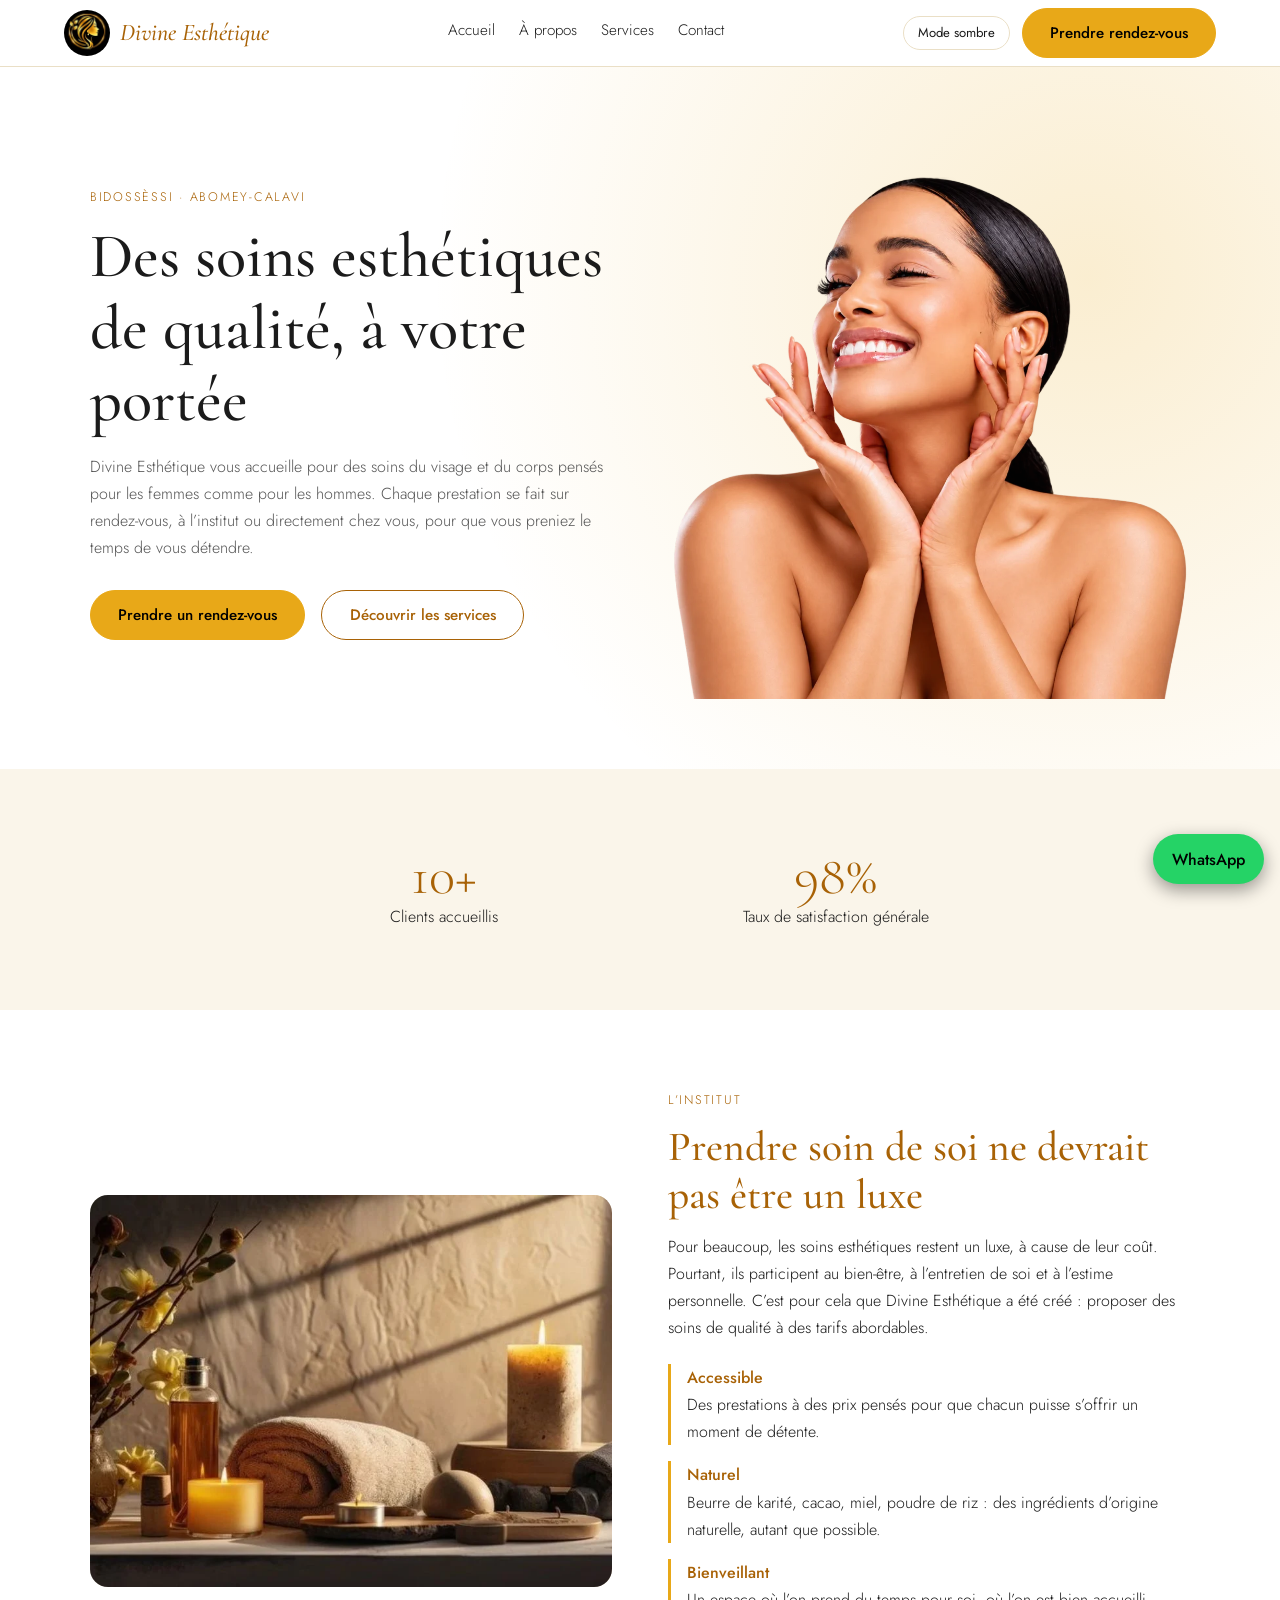
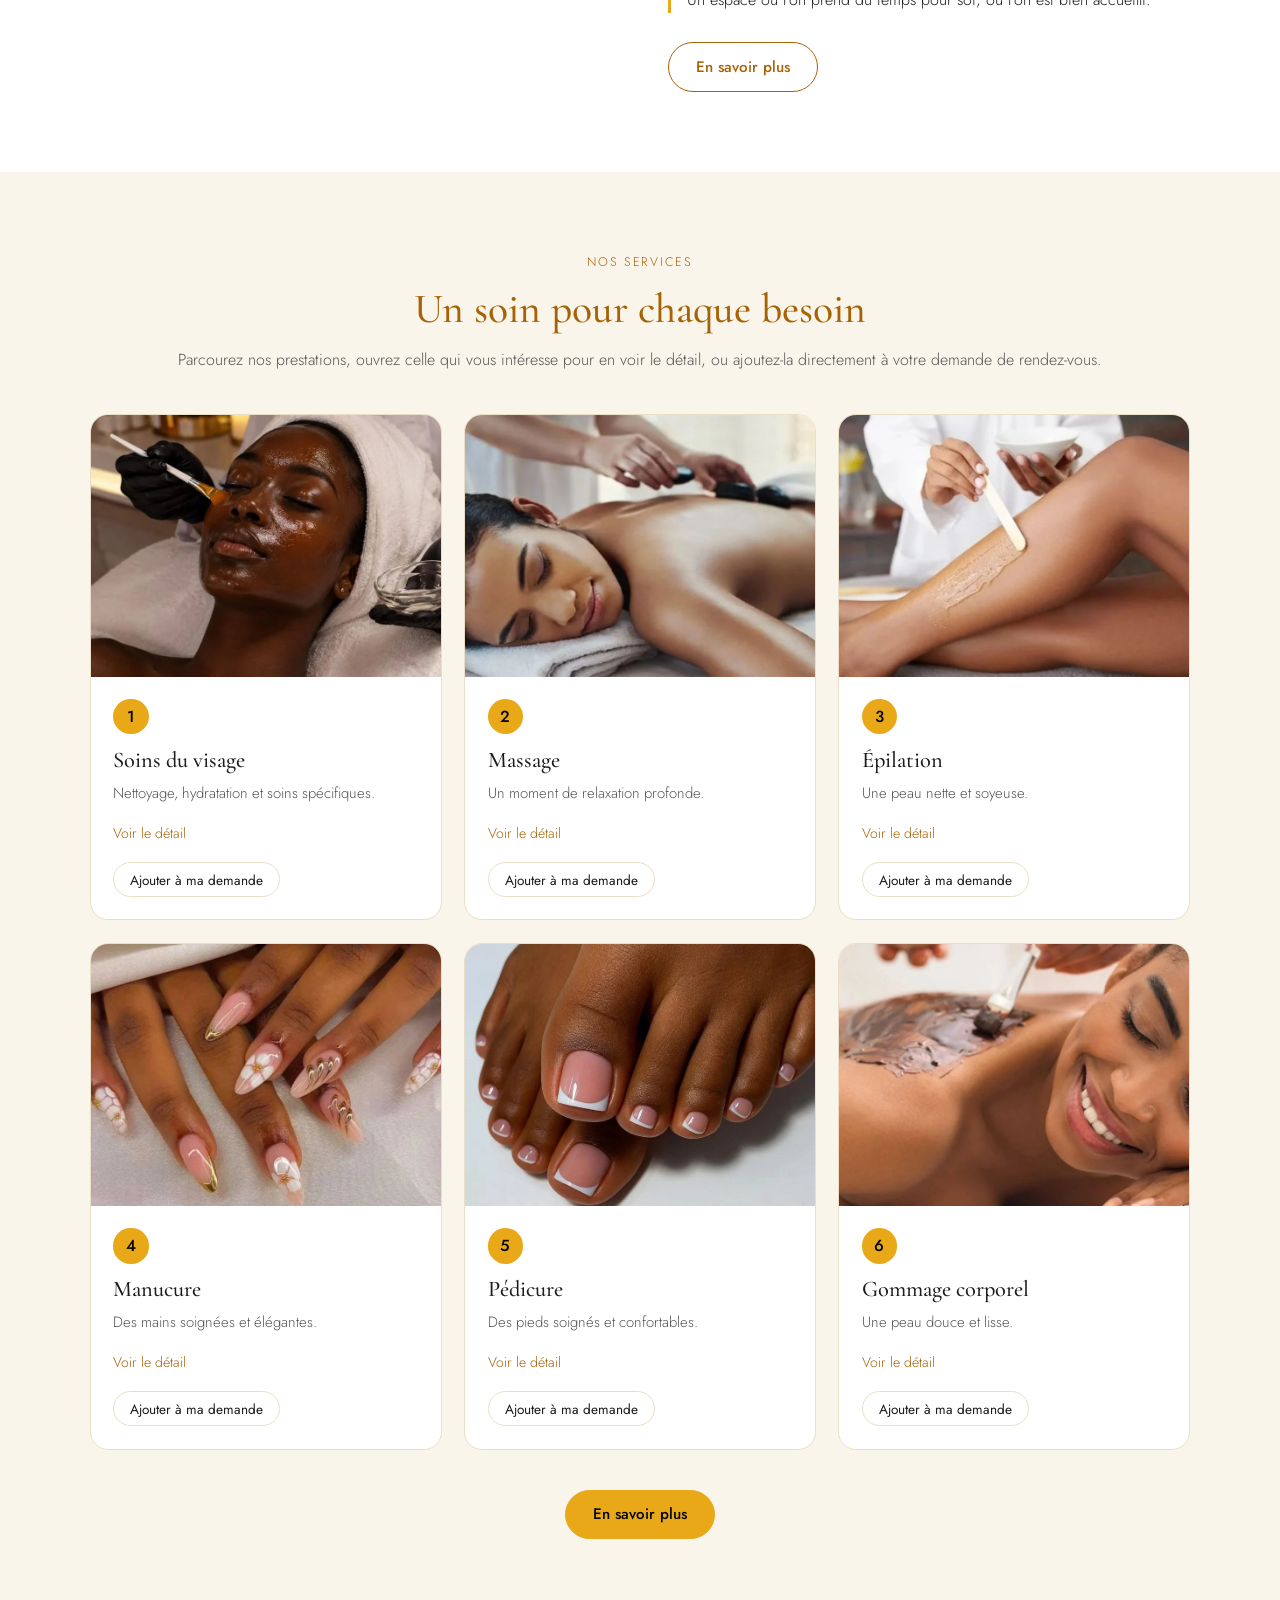
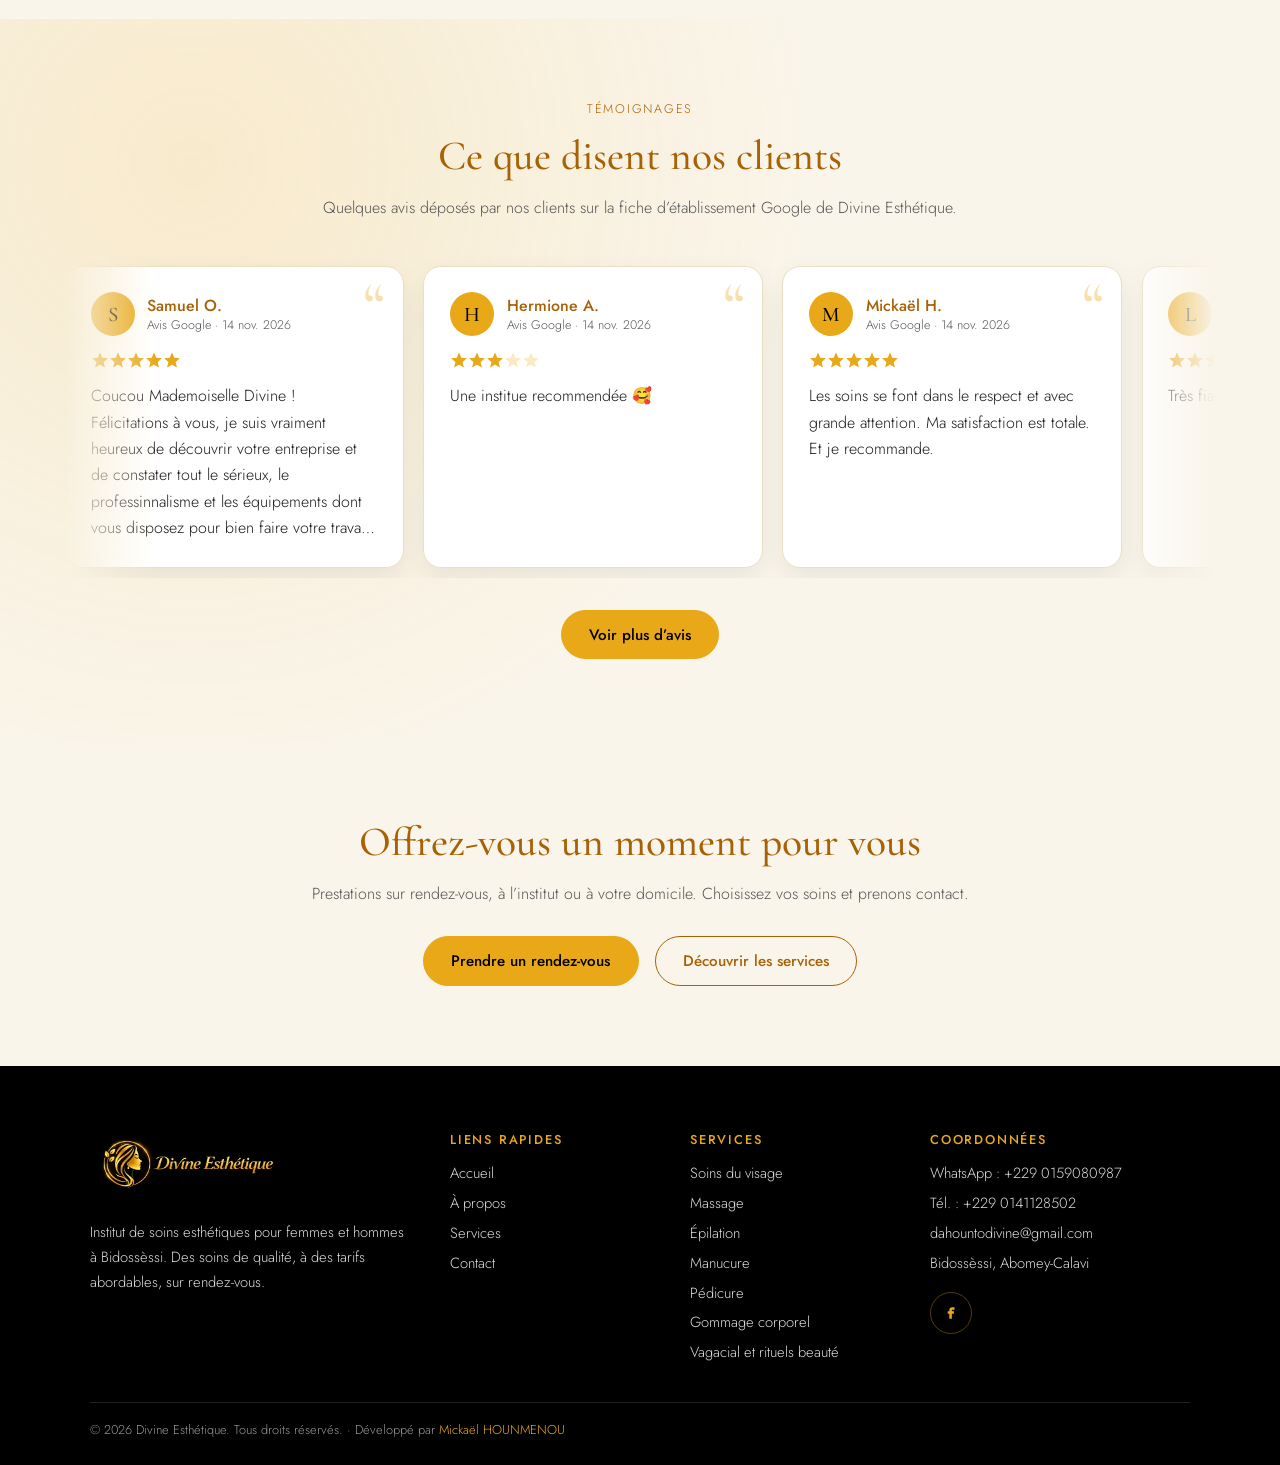
<file: index.html>
<!DOCTYPE html>
<html lang="fr">
<head>
<meta charset="utf-8">
<meta name="viewport" content="width=device-width, initial-scale=1, viewport-fit=cover">
<title>Divine Esthétique | Soins esthétiques à Abomey-Calavi</title>
<meta name="description" content="Soins du visage, massage, épilation, manucure, pédicure et gommage à Bidossèssi (Abomey-Calavi). Tarifs abordables, sur rendez-vous, institut ou domicile.">
<link rel="canonical" href="https://divine-esthetique-bj.vercel.app/">
<meta property="og:locale" content="fr_FR">
<meta property="og:type" content="website">
<meta property="og:site_name" content="Divine Esthétique">
<meta property="og:title" content="Divine Esthétique | Soins esthétiques à Abomey-Calavi">
<meta property="og:description" content="Soins du visage, massage, épilation, manucure, pédicure et gommage à Bidossèssi (Abomey-Calavi). Tarifs abordables, sur rendez-vous, institut ou domicile.">
<meta property="og:url" content="https://divine-esthetique-bj.vercel.app/">
<meta property="og:image" content="https://divine-esthetique-bj.vercel.app/assets/seo/og-image.jpg">
<meta property="og:image:width" content="1200">
<meta property="og:image:height" content="630">
<meta name="twitter:card" content="summary_large_image">
<link rel="icon" href="/assets/favicon/favicon.ico" sizes="48x48">
<link rel="icon" type="image/png" sizes="32x32" href="/assets/favicon/favicon-32x32.png">
<link rel="icon" type="image/png" sizes="192x192" href="/assets/favicon/favicon-192x192.png">
<link rel="apple-touch-icon" href="/assets/favicon/apple-touch-icon.png">
<link rel="preconnect" href="https://fonts.googleapis.com">
<link rel="preconnect" href="https://fonts.gstatic.com" crossorigin>
<link href="https://fonts.googleapis.com/css2?family=Cormorant+Garamond:ital,wght@0,500;0,600;1,500&family=Jost:wght@300;400;500&display=swap" rel="stylesheet">
<script>
	document.documentElement.classList.add('js');
	try { if (localStorage.getItem('th') === 'dark') { document.documentElement.dataset.theme = 'dark'; } } catch (e) {}
</script>
<link rel="stylesheet" href="/assets/css/style.css">
<script type="application/ld+json">{"@context": "https://schema.org", "@type": "BeautySalon", "name": "Divine Esthétique", "description": "Soins du visage, massage, épilation, manucure, pédicure et gommage à Bidossèssi (Abomey-Calavi). Tarifs abordables, sur rendez-vous, institut ou domicile.", "telephone": "+2290141128502", "email": "dahountodivine@gmail.com", "address": {"@type": "PostalAddress", "streetAddress": "Bidossèssi, après le complexe scolaire La Mire", "addressLocality": "Abomey-Calavi", "addressCountry": "BJ"}, "founder": {"@type": "Person", "name": "Divine DAHOUNTO"}, "sameAs": ["https://www.facebook.com/p/Divine-Esth%C3%A9tique-61596341044708/"], "url": "https://divine-esthetique-bj.vercel.app/", "image": "https://divine-esthetique-bj.vercel.app/assets/seo/og-image.jpg"}</script>
</head>
<body>
<header class="site-header">
	<a class="brand" href="/">
		<img src="/assets/img/logo-seul.webp" alt="Logo Divine Esthétique" width="46" height="46">
		<span>Divine Esthétique</span>
	</a>
	<button type="button" class="burger" id="burger" aria-label="Ouvrir le menu" aria-expanded="false" aria-controls="menu-principal"><span></span><span></span><span></span></button>
	<nav class="nav" id="menu-principal" aria-label="Navigation principale">
		<a href="/">Accueil</a>
		<a href="/a-propos/">À propos</a>
		<a href="/services/">Services</a>
		<a href="/contact/">Contact</a>
	</nav>
	<div class="header-actions">
		<button type="button" class="theme-toggle" id="theme-toggle" aria-pressed="false">Mode sombre</button>
		<a class="btn" href="/contact/">Prendre rendez-vous</a>
	</div>
</header>
<main id="contenu">
<!-- HERO -->
<section class="hero hero-cut">
	<div class="in g2">
		<div class="t">
			<p class="eb">Bidossèssi · Abomey-Calavi</p>
			<h1>Des soins esthétiques de qualité, à votre portée</h1>
			<p class="m">Divine Esthétique vous accueille pour des soins du visage et du corps pensés pour les femmes comme pour les hommes. Chaque prestation se fait sur rendez-vous, à l’institut ou directement chez vous, pour que vous preniez le temps de vous détendre.</p>
			<div class="row">
				<a class="btn" href="/contact/">Prendre un rendez-vous</a>
				<a class="btn o" href="/services/">Découvrir les services</a>
			</div>
		</div>
		<div class="hero-fig"><img src="/assets/img/hero-accueil.webp" alt="Femme détendue, les yeux fermés, avec une attitude de bien-être" width="800" height="1000" fetchpriority="high" onerror="this.remove()"></div>
	</div>
</section>

<!-- COMPTEURS -->
<section class="alt c">
	<div class="in cnt-grid vv">
		<div>
			<div class="num"><span data-count="10" data-suffix="+">10+</span></div>
			<p>Clients accueillis</p>
		</div>
		<div>
			<div class="num"><span data-count="98" data-suffix="%">98%</span></div>
			<p>Taux de satisfaction générale</p>
		</div>
	</div>
</section>

<!-- L'INSTITUT -->
<section>
	<div class="in g2">
		<div class="cimg rd vv"><img src="/assets/img/institut-accueil.webp" alt="L’institut Divine Esthétique à Bidossèssi" width="800" height="600" loading="lazy" onerror="this.remove()"></div>
		<div class="vv">
			<p class="eb">L’institut</p>
			<h2>Prendre soin de soi ne devrait pas être un luxe</h2>
			<p>Pour beaucoup, les soins esthétiques restent un luxe, à cause de leur coût. Pourtant, ils participent au bien-être, à l’entretien de soi et à l’estime personnelle. C’est pour cela que Divine Esthétique a été créé : proposer des soins de qualité à des tarifs abordables.</p>
			<div class="pil">
				<div><b>Accessible</b><br>Des prestations à des prix pensés pour que chacun puisse s’offrir un moment de détente.</div>
				<div><b>Naturel</b><br>Beurre de karité, cacao, miel, poudre de riz : des ingrédients d’origine naturelle, autant que possible.</div>
				<div><b>Bienveillant</b><br>Un espace où l’on prend du temps pour soi, où l’on est bien accueilli.</div>
			</div>
			<div class="row"><a class="btn o" href="/a-propos/">En savoir plus</a></div>
		</div>
	</div>
</section>

<!-- APERÇU DES SERVICES -->
<section class="alt">
	<div class="in">
		<div class="c vv">
			<p class="eb">Nos services</p>
			<h2>Un soin pour chaque besoin</h2>
			<p class="m">Parcourez nos prestations, ouvrez celle qui vous intéresse pour en voir le détail, ou ajoutez-la directement à votre demande de rendez-vous.</p>
		</div>
		<div class="sv3">
			<article class="card sc vv">
				<a class="cl" href="/services/#services-visage">
					<div class="cimg"><img src="/assets/img/service-visage.webp" alt="Soins du visage – Divine Esthétique" width="600" height="450" loading="lazy" onerror="this.remove()"></div>
					<div class="cb"><span class="ic">1</span><h3>Soins du visage</h3><p>Nettoyage, hydratation et soins spécifiques.</p><span class="more">Voir le détail</span></div>
				</a>
				<div class="cb2"><button type="button" class="tg" data-n="Soins du visage">Ajouter à ma demande</button></div>
			</article>
			<article class="card sc vv">
				<a class="cl" href="/services/#services-massage">
					<div class="cimg"><img src="/assets/img/service-massage.webp" alt="Massage – Divine Esthétique" width="600" height="450" loading="lazy" onerror="this.remove()"></div>
					<div class="cb"><span class="ic">2</span><h3>Massage</h3><p>Un moment de relaxation profonde.</p><span class="more">Voir le détail</span></div>
				</a>
				<div class="cb2"><button type="button" class="tg" data-n="Massage">Ajouter à ma demande</button></div>
			</article>
			<article class="card sc vv">
				<a class="cl" href="/services/#services-epilation">
					<div class="cimg"><img src="/assets/img/service-epilation.webp" alt="Épilation – Divine Esthétique" width="600" height="450" loading="lazy" onerror="this.remove()"></div>
					<div class="cb"><span class="ic">3</span><h3>Épilation</h3><p>Une peau nette et soyeuse.</p><span class="more">Voir le détail</span></div>
				</a>
				<div class="cb2"><button type="button" class="tg" data-n="Épilation">Ajouter à ma demande</button></div>
			</article>
			<article class="card sc vv">
				<a class="cl" href="/services/#services-manucure">
					<div class="cimg"><img src="/assets/img/service-manucure.webp" alt="Manucure – Divine Esthétique" width="600" height="450" loading="lazy" onerror="this.remove()"></div>
					<div class="cb"><span class="ic">4</span><h3>Manucure</h3><p>Des mains soignées et élégantes.</p><span class="more">Voir le détail</span></div>
				</a>
				<div class="cb2"><button type="button" class="tg" data-n="Manucure">Ajouter à ma demande</button></div>
			</article>
			<article class="card sc vv">
				<a class="cl" href="/services/#services-pedicure">
					<div class="cimg"><img src="/assets/img/service-pedicure.webp" alt="Pédicure – Divine Esthétique" width="600" height="450" loading="lazy" onerror="this.remove()"></div>
					<div class="cb"><span class="ic">5</span><h3>Pédicure</h3><p>Des pieds soignés et confortables.</p><span class="more">Voir le détail</span></div>
				</a>
				<div class="cb2"><button type="button" class="tg" data-n="Pédicure">Ajouter à ma demande</button></div>
			</article>
			<article class="card sc vv">
				<a class="cl" href="/services/#services-gommage">
					<div class="cimg"><img src="/assets/img/service-gommage.webp" alt="Gommage corporel – Divine Esthétique" width="600" height="450" loading="lazy" onerror="this.remove()"></div>
					<div class="cb"><span class="ic">6</span><h3>Gommage corporel</h3><p>Une peau douce et lisse.</p><span class="more">Voir le détail</span></div>
				</a>
				<div class="cb2"><button type="button" class="tg" data-n="Gommage corporel">Ajouter à ma demande</button></div>
			</article>
		</div>
		<div class="c" style="margin-top:2.5rem"><a class="btn" href="/services/">En savoir plus</a></div>
	</div>
</section>

<!-- TÉMOIGNAGES -->
<section class="tm">
	<div class="in c vv">
		<p class="eb">Témoignages</p>
		<h2>Ce que disent nos clients</h2>
		<p class="m">Quelques avis déposés par nos clients sur la fiche d’établissement Google de Divine Esthétique.</p>
	</div>
	<div class="mq" aria-label="Avis des clients sur Google"><div class="mq-track" id="avis-track">
		<!-- À REMPLACER pour chaque avis : l'initiale, le nom, la date, la note (--n:5 = 5 étoiles, --n:4 = 4 étoiles, etc., et aria-label) et le texte. Les 3 cartes se suivent. -->
		<article class="av">
			<div class="av-h"><span class="av-i" aria-hidden="true">S</span><div class="av-id"><span class="av-n">Samuel O.</span><span class="av-src">Avis Google · 14 nov. 2026</span></div></div>
			<div class="stars" style="--n:5" role="img" aria-label="5 sur 5"></div>
			<p class="av-t">
				Coucou Mademoiselle Divine ! <br>
                Félicitations à vous, je suis vraiment heureux de découvrir votre entreprise et de constater tout le sérieux, le professinnalisme et les équipements dont vous disposez pour bien faire votre travail. 👏❤
			</p>
		</article>
		<article class="av">
			<div class="av-h"><span class="av-i" aria-hidden="true">H</span><div class="av-id"><span class="av-n">Hermione A.</span><span class="av-src">Avis Google · 14 nov. 2026</span></div></div>
			<div class="stars" style="--n:3" role="img" aria-label="5 sur 5"></div>
			<p class="av-t">
				Une institue recommendée 🥰
			</p>
		</article>
		<article class="av">
			<div class="av-h"><span class="av-i" aria-hidden="true">M</span><div class="av-id"><span class="av-n">Mickaël H.</span><span class="av-src">Avis Google · 14 nov. 2026</span></div></div>
			<div class="stars" style="--n:5" role="img" aria-label="5 sur 5"></div>
			<p class="av-t">
				Les soins se font dans le respect et avec grande attention. Ma satisfaction est totale. Et je recommande.
			</p>
		</article>
		<article class="av">
			<div class="av-h"><span class="av-i" aria-hidden="true">L</span><div class="av-id"><span class="av-n">LAD A.</span><span class="av-src">Avis Google · 16 nov. 2026</span></div></div>
			<div class="stars" style="--n:5" role="img" aria-label="5 sur 5"></div>
			<p class="av-t">
				Très fiable 👌😊 …
			</p>
		</article>
		<article class="av">
			<div class="av-h"><span class="av-i" aria-hidden="true">E</span><div class="av-id"><span class="av-n">Eliane A.</span><span class="av-src">Avis Google · 16 nov. 2026</span></div></div>
			<div class="stars" style="--n:5" role="img" aria-label="5 sur 5"></div>
		</article>
	</div></div>
	<div class="c" style="margin-top:2rem"><a class="btn" href="https://maps.app.goo.gl/m9hfaKaoEJDhwJGg6" target="_blank" rel="noopener">Voir plus d’avis</a></div>
</section>

<!-- APPEL À L'ACTION -->
<section class="alt c">
	<div class="in vv">
		<h2>Offrez-vous un moment pour vous</h2>
		<p class="m">Prestations sur rendez-vous, à l’institut ou à votre domicile. Choisissez vos soins et prenons contact.</p>
		<div class="row" style="justify-content:center">
			<a class="btn" href="/contact/">Prendre un rendez-vous</a>
			<a class="btn o" href="/services/">Découvrir les services</a>
		</div>
	</div>
</section>
</main>
<footer class="site-footer">
	<div class="footer-grid">
		<div>
			<img src="/assets/img/logo-horizontal.webp" alt="Divine Esthétique" width="187" height="70">
			<p>Institut de soins esthétiques pour femmes et hommes à Bidossèssi. Des soins de qualité, à des tarifs abordables, sur rendez-vous.</p>
		</div>
		<div>
			<h4>Liens rapides</h4>
			<a href="/">Accueil</a>
			<a href="/a-propos/">À propos</a>
			<a href="/services/">Services</a>
			<a href="/contact/">Contact</a>
		</div>
		<div>
			<h4>Services</h4>
			<a href="/services/#services-visage">Soins du visage</a>
			<a href="/services/#services-massage">Massage</a>
			<a href="/services/#services-epilation">Épilation</a>
			<a href="/services/#services-manucure">Manucure</a>
			<a href="/services/#services-pedicure">Pédicure</a>
			<a href="/services/#services-gommage">Gommage corporel</a>
			<a href="/services/#services-rituels">Vagacial et rituels beauté</a>
		</div>
		<div>
			<h4>Coordonnées</h4>
			<a href="https://wa.me/2290159080987" target="_blank" rel="noopener">WhatsApp : +229 0159080987</a>
			<a href="tel:+2290141128502">Tél. : +229 0141128502</a>
			<a href="mailto:dahountodivine@gmail.com">dahountodivine@gmail.com</a>
			<span>Bidossèssi, Abomey-Calavi</span>
			<div class="so">
				<a href="https://www.facebook.com/p/Divine-Esth%C3%A9tique-61596341044708/" aria-label="Facebook" target="_blank" rel="noopener"><svg viewBox="0 0 24 24" width="20" height="20" aria-hidden="true" focusable="false"><path fill="currentColor" d="M14 8h2.2V5H13.5C11.3 5 10 6.4 10 8.6V10H8v3h2v6h3v-6h2.3l.4-3H13V8.9c0-.6.2-.9 1-.9z"/></svg></a>
				<!-- TikTok et Instagram : quand les liens seront disponibles, retirer les marques de commentaire ci-dessous et remplacer LIEN_TIKTOK et LIEN_INSTAGRAM
				<a href="LIEN_TIKTOK" aria-label="TikTok" target="_blank" rel="noopener"><svg viewBox="0 0 24 24" width="20" height="20" aria-hidden="true" focusable="false"><path fill="currentColor" d="M15.5 3h-3v11.3a2.4 2.4 0 1 1-2.4-2.4c.2 0 .4 0 .6.1V9a5.4 5.4 0 1 0 4.8 5.3V8.6c1 .8 2.2 1.2 3.5 1.3V7c-1.9-.3-3.3-1.7-3.5-4z"/></svg></a>
				<a href="LIEN_INSTAGRAM" aria-label="Instagram" target="_blank" rel="noopener"><svg viewBox="0 0 24 24" width="20" height="20" aria-hidden="true" focusable="false"><rect x="3.5" y="3.5" width="17" height="17" rx="5" fill="none" stroke="currentColor" stroke-width="1.8"/><circle cx="12" cy="12" r="4" fill="none" stroke="currentColor" stroke-width="1.8"/><circle cx="17.2" cy="6.8" r="1.1" fill="currentColor"/></svg></a>
				-->
			</div>
		</div>
	</div>
	<div class="footer-copy">© 2026 Divine Esthétique. Tous droits réservés. · Développé par <a href="https://www.facebook.com/profile.php?id=61595408524049" target="_blank" rel="noopener">Mickaël HOUNMENOU</a></div>
</footer>
<div id="bar" role="region" aria-label="Services choisis">
	<div id="bar-panel" hidden>
		<ul id="bar-list"></ul>
		<button type="button" id="bar-clear">Tout annuler</button>
	</div>
	<div class="bar-main">
		<button type="button" id="bar-toggle" aria-expanded="false" aria-controls="bar-panel"><span id="cnt"></span><span id="tot"></span></button>
		<a class="btn" id="go" href="#" target="_blank" rel="noopener">Continuer sur WhatsApp</a>
	</div>
</div>
<a class="wa" href="https://wa.me/2290159080987" target="_blank" rel="noopener" aria-label="Discuter sur WhatsApp">WhatsApp</a>
<script src="/assets/js/main.js"></script>
</body>
</html>
</file>
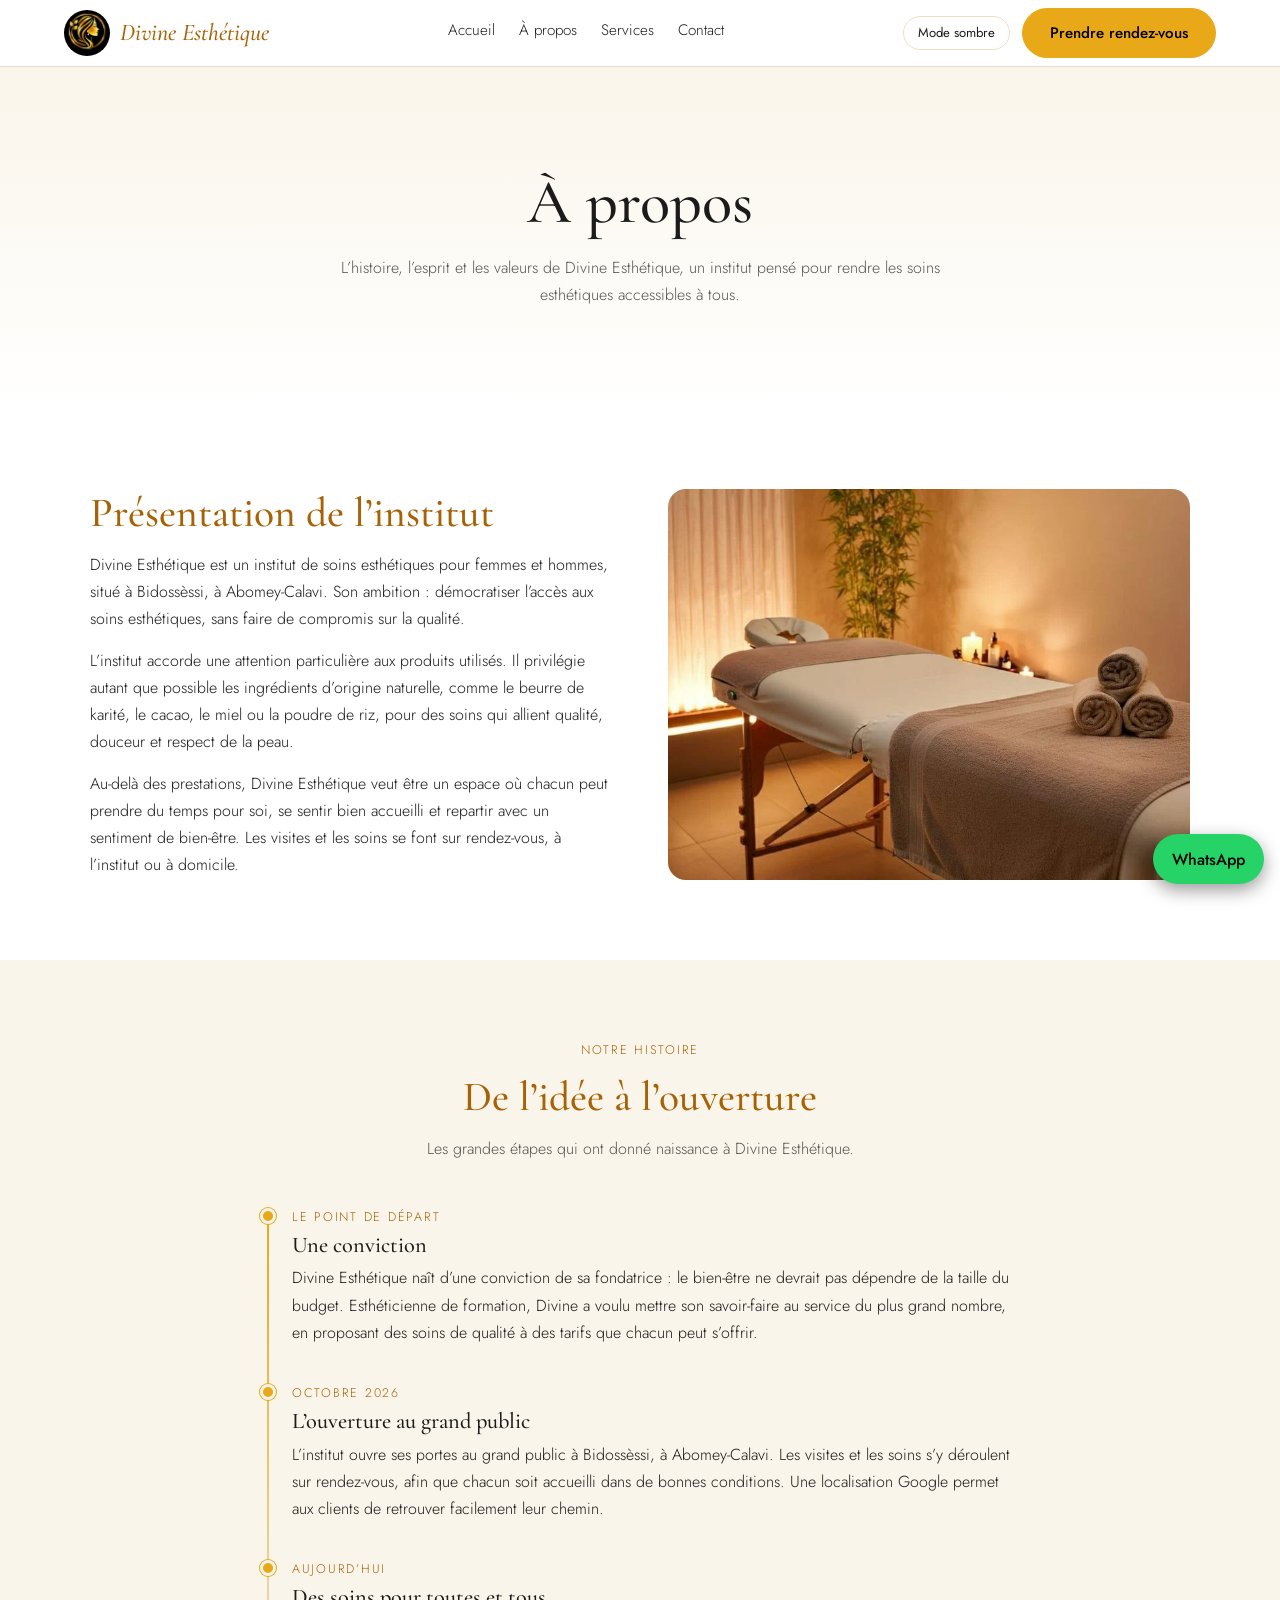
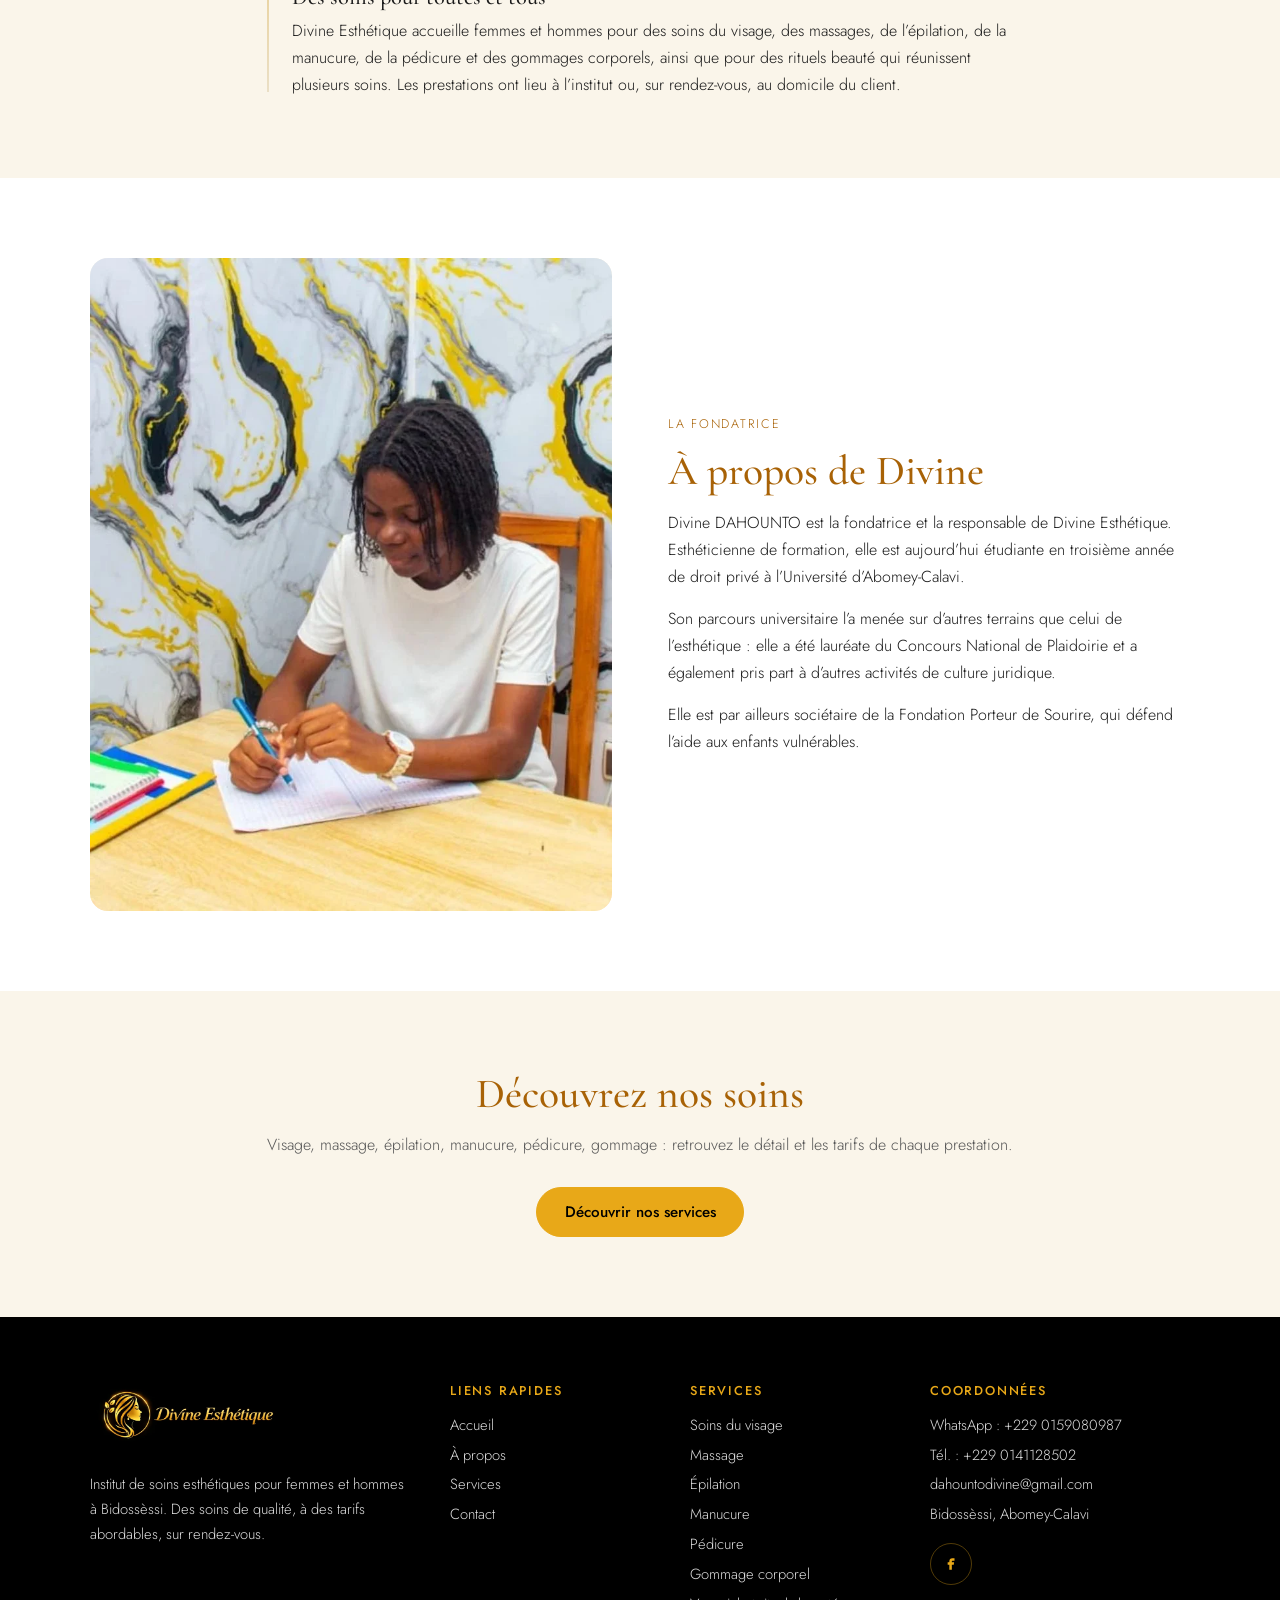
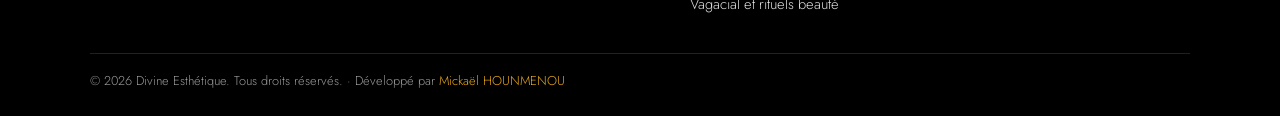
<file: a-propos/index.html>
<!DOCTYPE html>
<html lang="fr">
<head>
<meta charset="utf-8">
<meta name="viewport" content="width=device-width, initial-scale=1, viewport-fit=cover">
<title>À propos | Divine Esthétique</title>
<meta name="description" content="Découvrez l’histoire de Divine Esthétique et de sa fondatrice Divine DAHOUNTO : des soins de qualité, à des tarifs abordables, à Bidossèssi.">
<link rel="canonical" href="https://divine-esthetique-bj.vercel.app/a-propos/">
<meta property="og:locale" content="fr_FR">
<meta property="og:type" content="website">
<meta property="og:site_name" content="Divine Esthétique">
<meta property="og:title" content="À propos | Divine Esthétique">
<meta property="og:description" content="Découvrez l’histoire de Divine Esthétique et de sa fondatrice Divine DAHOUNTO : des soins de qualité, à des tarifs abordables, à Bidossèssi.">
<meta property="og:url" content="https://divine-esthetique-bj.vercel.app/a-propos/">
<meta property="og:image" content="https://divine-esthetique-bj.vercel.app/assets/seo/og-image.jpg">
<meta property="og:image:width" content="1200">
<meta property="og:image:height" content="630">
<meta name="twitter:card" content="summary_large_image">
<link rel="icon" href="/assets/favicon/favicon.ico" sizes="48x48">
<link rel="icon" type="image/png" sizes="32x32" href="/assets/favicon/favicon-32x32.png">
<link rel="icon" type="image/png" sizes="192x192" href="/assets/favicon/favicon-192x192.png">
<link rel="apple-touch-icon" href="/assets/favicon/apple-touch-icon.png">
<link rel="preconnect" href="https://fonts.googleapis.com">
<link rel="preconnect" href="https://fonts.gstatic.com" crossorigin>
<link href="https://fonts.googleapis.com/css2?family=Cormorant+Garamond:ital,wght@0,500;0,600;1,500&family=Jost:wght@300;400;500&display=swap" rel="stylesheet">
<script>
	document.documentElement.classList.add('js');
	try { if (localStorage.getItem('th') === 'dark') { document.documentElement.dataset.theme = 'dark'; } } catch (e) {}
</script>
<link rel="stylesheet" href="/assets/css/style.css">
</head>
<body>
<header class="site-header">
	<a class="brand" href="/">
		<img src="/assets/img/logo-seul.webp" alt="Logo Divine Esthétique" width="46" height="46">
		<span>Divine Esthétique</span>
	</a>
	<button type="button" class="burger" id="burger" aria-label="Ouvrir le menu" aria-expanded="false" aria-controls="menu-principal"><span></span><span></span><span></span></button>
	<nav class="nav" id="menu-principal" aria-label="Navigation principale">
		<a href="/">Accueil</a>
		<a href="/a-propos/">À propos</a>
		<a href="/services/">Services</a>
		<a href="/contact/">Contact</a>
	</nav>
	<div class="header-actions">
		<button type="button" class="theme-toggle" id="theme-toggle" aria-pressed="false">Mode sombre</button>
		<a class="btn" href="/contact/">Prendre rendez-vous</a>
	</div>
</header>
<main id="contenu">
<!-- HERO -->
<section class="hero s">
	<div class="in">
		<h1>À propos</h1>
		<p class="m">L’histoire, l’esprit et les valeurs de Divine Esthétique, un institut pensé pour rendre les soins esthétiques accessibles à tous.</p>
	</div>
</section>

<!-- PRÉSENTATION DE L'INSTITUT -->
<section>
	<div class="in g2">
		<div class="vv">
			<h2>Présentation de l’institut</h2>
			<p>Divine Esthétique est un institut de soins esthétiques pour femmes et hommes, situé à Bidossèssi, à Abomey-Calavi. Son ambition : démocratiser l’accès aux soins esthétiques, sans faire de compromis sur la qualité.</p>
			<p>L’institut accorde une attention particulière aux produits utilisés. Il privilégie autant que possible les ingrédients d’origine naturelle, comme le beurre de karité, le cacao, le miel ou la poudre de riz, pour des soins qui allient qualité, douceur et respect de la peau.</p>
			<p>Au-delà des prestations, Divine Esthétique veut être un espace où chacun peut prendre du temps pour soi, se sentir bien accueilli et repartir avec un sentiment de bien-être. Les visites et les soins se font sur rendez-vous, à l’institut ou à domicile.</p>
		</div>
		<div class="cimg rd vv"><img src="/assets/img/institut-a-propos.webp" alt="L’institut Divine Esthétique à Bidossèssi" width="800" height="600" loading="lazy" onerror="this.remove()"></div>
	</div>
</section>

<!-- HISTORIQUE -->
<!-- Texte à soumettre à Divine pour validation avant publication -->
<section class="alt">
	<div class="in">
		<div class="c vv">
			<p class="eb">Notre histoire</p>
			<h2>De l’idée à l’ouverture</h2>
			<p class="m">Les grandes étapes qui ont donné naissance à Divine Esthétique.</p>
		</div>
		<div class="tl">
			<div class="tl-i vv">
				<span class="tl-d">Le point de départ</span>
				<h3>Une conviction</h3>
				<p>Divine Esthétique naît d’une conviction de sa fondatrice : le bien-être ne devrait pas dépendre de la taille du budget. Esthéticienne de formation, Divine a voulu mettre son savoir-faire au service du plus grand nombre, en proposant des soins de qualité à des tarifs que chacun peut s’offrir.</p>
			</div>
			<div class="tl-i vv">
				<span class="tl-d">Octobre 2026</span>
				<h3>L’ouverture au grand public</h3>
				<p>L’institut ouvre ses portes au grand public à Bidossèssi, à Abomey-Calavi. Les visites et les soins s’y déroulent sur rendez-vous, afin que chacun soit accueilli dans de bonnes conditions. Une localisation Google permet aux clients de retrouver facilement leur chemin.</p>
			</div>
			<div class="tl-i vv">
				<span class="tl-d">Aujourd’hui</span>
				<h3>Des soins pour toutes et tous</h3>
				<p>Divine Esthétique accueille femmes et hommes pour des soins du visage, des massages, de l’épilation, de la manucure, de la pédicure et des gommages corporels, ainsi que pour des rituels beauté qui réunissent plusieurs soins. Les prestations ont lieu à l’institut ou, sur rendez-vous, au domicile du client.</p>
			</div>
		</div>
	</div>
</section>

<!-- À PROPOS DE DIVINE -->
<!-- Texte à valider avec Divine avant publication -->
<section>
	<div class="in">
		<div class="g2">
			<div class="cimg rd r45 vv"><img src="/assets/img/divine-portrait.webp" alt="Portrait de Divine DAHOUNTO, fondatrice de Divine Esthétique" width="800" height="1000" loading="lazy" onerror="this.remove()"></div>
			<div class="vv">
				<p class="eb">La fondatrice</p>
				<h2>À propos de Divine</h2>
				<p>Divine DAHOUNTO est la fondatrice et la responsable de Divine Esthétique. Esthéticienne de formation, elle est aujourd’hui étudiante en troisième année de droit privé à l’Université d’Abomey-Calavi.</p>
				<p>Son parcours universitaire l’a menée sur d’autres terrains que celui de l’esthétique : elle a été lauréate du Concours National de Plaidoirie et a également pris part à d’autres activités de culture juridique.</p>
				<p>Elle est par ailleurs sociétaire de la Fondation Porteur de Sourire, qui défend l’aide aux enfants vulnérables.</p>
			</div>
		</div>
	</div>
</section>

<!-- APPEL À L'ACTION -->
<section class="alt c">
	<div class="in vv">
		<h2>Découvrez nos soins</h2>
		<p class="m">Visage, massage, épilation, manucure, pédicure, gommage : retrouvez le détail et les tarifs de chaque prestation.</p>
		<div class="row" style="justify-content:center">
			<a class="btn" href="/services/">Découvrir nos services</a>
		</div>
	</div>
</section>
</main>
<footer class="site-footer">
	<div class="footer-grid">
		<div>
			<img src="/assets/img/logo-horizontal.webp" alt="Divine Esthétique" width="187" height="70">
			<p>Institut de soins esthétiques pour femmes et hommes à Bidossèssi. Des soins de qualité, à des tarifs abordables, sur rendez-vous.</p>
		</div>
		<div>
			<h4>Liens rapides</h4>
			<a href="/">Accueil</a>
			<a href="/a-propos/">À propos</a>
			<a href="/services/">Services</a>
			<a href="/contact/">Contact</a>
		</div>
		<div>
			<h4>Services</h4>
			<a href="/services/#services-visage">Soins du visage</a>
			<a href="/services/#services-massage">Massage</a>
			<a href="/services/#services-epilation">Épilation</a>
			<a href="/services/#services-manucure">Manucure</a>
			<a href="/services/#services-pedicure">Pédicure</a>
			<a href="/services/#services-gommage">Gommage corporel</a>
			<a href="/services/#services-rituels">Vagacial et rituels beauté</a>
		</div>
		<div>
			<h4>Coordonnées</h4>
			<a href="https://wa.me/2290159080987" target="_blank" rel="noopener">WhatsApp : +229 0159080987</a>
			<a href="tel:+2290141128502">Tél. : +229 0141128502</a>
			<a href="mailto:dahountodivine@gmail.com">dahountodivine@gmail.com</a>
			<span>Bidossèssi, Abomey-Calavi</span>
			<div class="so">
				<a href="https://www.facebook.com/p/Divine-Esth%C3%A9tique-61596341044708/" aria-label="Facebook" target="_blank" rel="noopener"><svg viewBox="0 0 24 24" width="20" height="20" aria-hidden="true" focusable="false"><path fill="currentColor" d="M14 8h2.2V5H13.5C11.3 5 10 6.4 10 8.6V10H8v3h2v6h3v-6h2.3l.4-3H13V8.9c0-.6.2-.9 1-.9z"/></svg></a>
				<!-- TikTok et Instagram : quand les liens seront disponibles, retirer les marques de commentaire ci-dessous et remplacer LIEN_TIKTOK et LIEN_INSTAGRAM
				<a href="LIEN_TIKTOK" aria-label="TikTok" target="_blank" rel="noopener"><svg viewBox="0 0 24 24" width="20" height="20" aria-hidden="true" focusable="false"><path fill="currentColor" d="M15.5 3h-3v11.3a2.4 2.4 0 1 1-2.4-2.4c.2 0 .4 0 .6.1V9a5.4 5.4 0 1 0 4.8 5.3V8.6c1 .8 2.2 1.2 3.5 1.3V7c-1.9-.3-3.3-1.7-3.5-4z"/></svg></a>
				<a href="LIEN_INSTAGRAM" aria-label="Instagram" target="_blank" rel="noopener"><svg viewBox="0 0 24 24" width="20" height="20" aria-hidden="true" focusable="false"><rect x="3.5" y="3.5" width="17" height="17" rx="5" fill="none" stroke="currentColor" stroke-width="1.8"/><circle cx="12" cy="12" r="4" fill="none" stroke="currentColor" stroke-width="1.8"/><circle cx="17.2" cy="6.8" r="1.1" fill="currentColor"/></svg></a>
				-->
			</div>
		</div>
	</div>
	<div class="footer-copy">© 2026 Divine Esthétique. Tous droits réservés. · Développé par <a href="https://www.facebook.com/profile.php?id=61595408524049" target="_blank" rel="noopener">Mickaël HOUNMENOU</a></div>
</footer>
<div id="bar" role="region" aria-label="Services choisis">
	<div id="bar-panel" hidden>
		<ul id="bar-list"></ul>
		<button type="button" id="bar-clear">Tout annuler</button>
	</div>
	<div class="bar-main">
		<button type="button" id="bar-toggle" aria-expanded="false" aria-controls="bar-panel"><span id="cnt"></span><span id="tot"></span></button>
		<a class="btn" id="go" href="#" target="_blank" rel="noopener">Continuer sur WhatsApp</a>
	</div>
</div>
<a class="wa" href="https://wa.me/2290159080987" target="_blank" rel="noopener" aria-label="Discuter sur WhatsApp">WhatsApp</a>
<script src="/assets/js/main.js"></script>
</body>
</html>
</file>
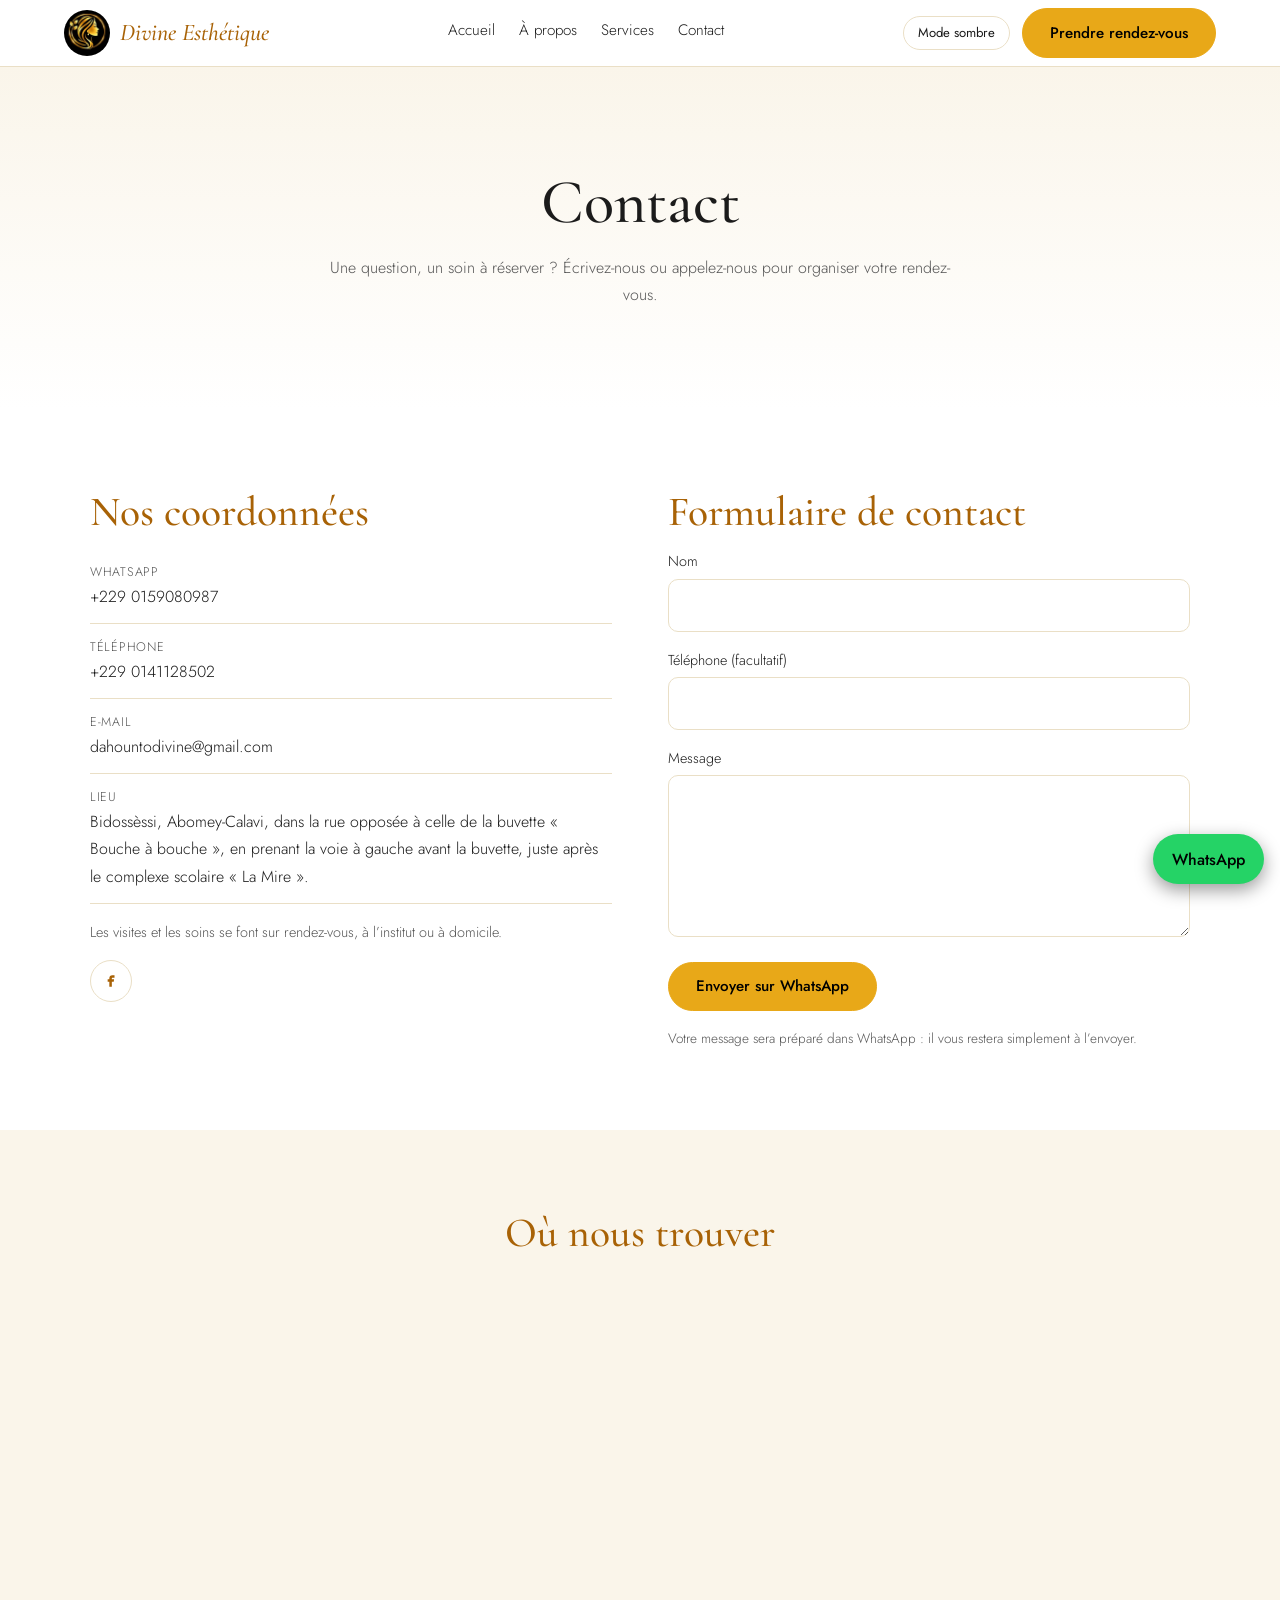
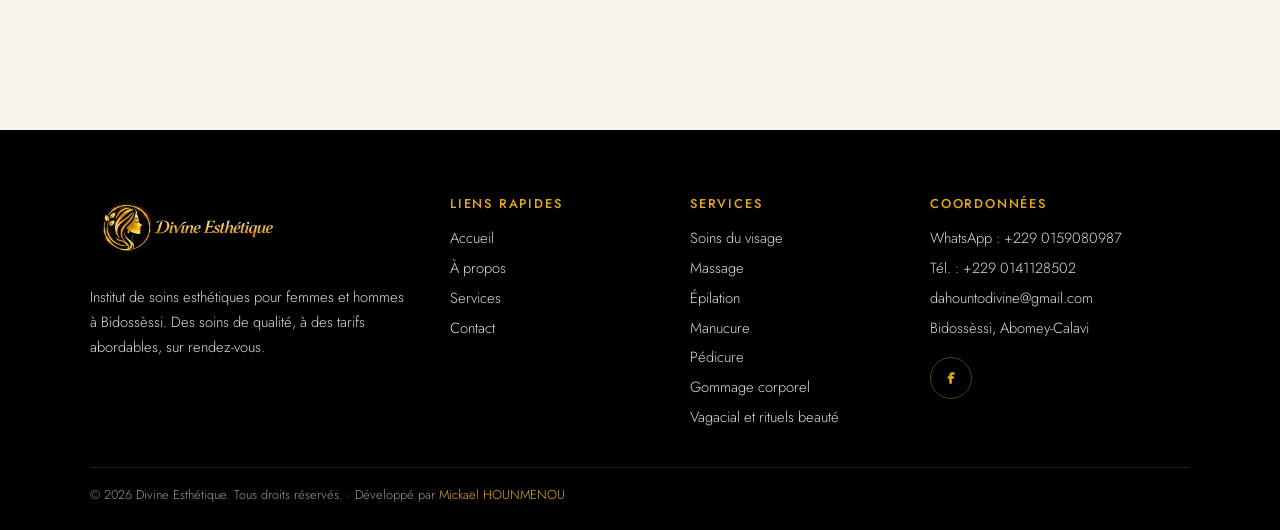
<file: contact/index.html>
<!DOCTYPE html>
<html lang="fr">
<head>
<meta charset="utf-8">
<meta name="viewport" content="width=device-width, initial-scale=1, viewport-fit=cover">
<title>Contact et rendez-vous | Divine Esthétique</title>
<meta name="description" content="Prenez rendez-vous avec Divine Esthétique à Bidossèssi, Abomey-Calavi : WhatsApp, téléphone, e-mail et plan d’accès.">
<link rel="canonical" href="https://divine-esthetique-bj.vercel.app/contact/">
<meta property="og:locale" content="fr_FR">
<meta property="og:type" content="website">
<meta property="og:site_name" content="Divine Esthétique">
<meta property="og:title" content="Contact et rendez-vous | Divine Esthétique">
<meta property="og:description" content="Prenez rendez-vous avec Divine Esthétique à Bidossèssi, Abomey-Calavi : WhatsApp, téléphone, e-mail et plan d’accès.">
<meta property="og:url" content="https://divine-esthetique-bj.vercel.app/contact/">
<meta property="og:image" content="https://divine-esthetique-bj.vercel.app/assets/seo/og-image.jpg">
<meta property="og:image:width" content="1200">
<meta property="og:image:height" content="630">
<meta name="twitter:card" content="summary_large_image">
<link rel="icon" href="/assets/favicon/favicon.ico" sizes="48x48">
<link rel="icon" type="image/png" sizes="32x32" href="/assets/favicon/favicon-32x32.png">
<link rel="icon" type="image/png" sizes="192x192" href="/assets/favicon/favicon-192x192.png">
<link rel="apple-touch-icon" href="/assets/favicon/apple-touch-icon.png">
<link rel="preconnect" href="https://fonts.googleapis.com">
<link rel="preconnect" href="https://fonts.gstatic.com" crossorigin>
<link href="https://fonts.googleapis.com/css2?family=Cormorant+Garamond:ital,wght@0,500;0,600;1,500&family=Jost:wght@300;400;500&display=swap" rel="stylesheet">
<script>
	document.documentElement.classList.add('js');
	try { if (localStorage.getItem('th') === 'dark') { document.documentElement.dataset.theme = 'dark'; } } catch (e) {}
</script>
<link rel="stylesheet" href="/assets/css/style.css">
<script type="application/ld+json">{"@context": "https://schema.org", "@type": "BeautySalon", "name": "Divine Esthétique", "description": "Soins du visage, massage, épilation, manucure, pédicure et gommage à Bidossèssi (Abomey-Calavi). Tarifs abordables, sur rendez-vous, institut ou domicile.", "telephone": "+2290141128502", "email": "dahountodivine@gmail.com", "address": {"@type": "PostalAddress", "streetAddress": "Bidossèssi, après le complexe scolaire La Mire", "addressLocality": "Abomey-Calavi", "addressCountry": "BJ"}, "founder": {"@type": "Person", "name": "Divine DAHOUNTO"}, "sameAs": ["https://www.facebook.com/p/Divine-Esth%C3%A9tique-61596341044708/"], "url": "https://divine-esthetique-bj.vercel.app/", "image": "https://divine-esthetique-bj.vercel.app/assets/seo/og-image.jpg"}</script>
</head>
<body>
<header class="site-header">
	<a class="brand" href="/">
		<img src="/assets/img/logo-seul.webp" alt="Logo Divine Esthétique" width="46" height="46">
		<span>Divine Esthétique</span>
	</a>
	<button type="button" class="burger" id="burger" aria-label="Ouvrir le menu" aria-expanded="false" aria-controls="menu-principal"><span></span><span></span><span></span></button>
	<nav class="nav" id="menu-principal" aria-label="Navigation principale">
		<a href="/">Accueil</a>
		<a href="/a-propos/">À propos</a>
		<a href="/services/">Services</a>
		<a href="/contact/">Contact</a>
	</nav>
	<div class="header-actions">
		<button type="button" class="theme-toggle" id="theme-toggle" aria-pressed="false">Mode sombre</button>
		<a class="btn" href="/contact/">Prendre rendez-vous</a>
	</div>
</header>
<main id="contenu">
<!-- HERO -->
<section class="hero s">
	<div class="in">
		<h1>Contact</h1>
		<p class="m">Une question, un soin à réserver ? Écrivez-nous ou appelez-nous pour organiser votre rendez-vous.</p>
	</div>
</section>

<!-- COORDONNÉES ET FORMULAIRE -->
<section>
	<div class="in g2" style="align-items:start">
		<div class="vv">
			<h2>Nos coordonnées</h2>
			<a class="cr" href="https://wa.me/2290159080987" target="_blank" rel="noopener"><span><small>WhatsApp</small>+229 0159080987</span></a>
			<a class="cr" href="tel:+2290141128502"><span><small>Téléphone</small>+229 0141128502</span></a>
			<a class="cr" href="mailto:dahountodivine@gmail.com"><span><small>E-mail</small>dahountodivine@gmail.com</span></a>
			<div class="cr"><span><small>Lieu</small>Bidossèssi, Abomey-Calavi, dans la rue opposée à celle de la buvette « Bouche à bouche », en prenant la voie à gauche avant la buvette, juste après le complexe scolaire « La Mire ».</span></div>
			<p class="m" style="margin-top:1rem;font-size:.9rem">Les visites et les soins se font sur rendez-vous, à l’institut ou à domicile.</p>
			<div class="so lt">
				<a href="https://www.facebook.com/p/Divine-Esth%C3%A9tique-61596341044708/" aria-label="Facebook" target="_blank" rel="noopener"><svg viewBox="0 0 24 24" width="20" height="20" aria-hidden="true" focusable="false"><path fill="currentColor" d="M14 8h2.2V5H13.5C11.3 5 10 6.4 10 8.6V10H8v3h2v6h3v-6h2.3l.4-3H13V8.9c0-.6.2-.9 1-.9z"/></svg></a>
				<!-- TikTok et Instagram : quand les liens seront disponibles, retirer les marques de commentaire ci-dessous et remplacer LIEN_TIKTOK et LIEN_INSTAGRAM
				<a href="LIEN_TIKTOK" aria-label="TikTok" target="_blank" rel="noopener"><svg viewBox="0 0 24 24" width="20" height="20" aria-hidden="true" focusable="false"><path fill="currentColor" d="M15.5 3h-3v11.3a2.4 2.4 0 1 1-2.4-2.4c.2 0 .4 0 .6.1V9a5.4 5.4 0 1 0 4.8 5.3V8.6c1 .8 2.2 1.2 3.5 1.3V7c-1.9-.3-3.3-1.7-3.5-4z"/></svg></a>
				<a href="LIEN_INSTAGRAM" aria-label="Instagram" target="_blank" rel="noopener"><svg viewBox="0 0 24 24" width="20" height="20" aria-hidden="true" focusable="false"><rect x="3.5" y="3.5" width="17" height="17" rx="5" fill="none" stroke="currentColor" stroke-width="1.8"/><circle cx="12" cy="12" r="4" fill="none" stroke="currentColor" stroke-width="1.8"/><circle cx="17.2" cy="6.8" r="1.1" fill="currentColor"/></svg></a>
				-->
			</div>
		</div>
		<div class="vv">
			<div id="ctF">
				<h2>Formulaire de contact</h2>
				<form id="ctForm" class="cf">
					<label class="f" for="cf-nom">Nom</label>
					<input type="text" id="cf-nom" name="nom" required autocomplete="name">
					<label class="f" for="cf-tel">Téléphone (facultatif)</label>
					<input type="tel" id="cf-tel" name="tel" autocomplete="tel">
					<label class="f" for="cf-msg">Message</label>
					<textarea id="cf-msg" name="message" rows="5" required></textarea>
					<button type="submit" class="btn">Envoyer sur WhatsApp</button>
				</form>
				<p class="m" style="margin-top:1rem;font-size:.85rem">Votre message sera préparé dans WhatsApp : il vous restera simplement à l’envoyer.</p>
			</div>
			<div id="ctW" style="display:none">
				<h2>Votre demande est prête</h2>
				<p>Vous avez déjà choisi vos soins, nul besoin de remplir le formulaire. Poursuivons directement sur WhatsApp avec :</p>
				<p><b id="ctL"></b></p>
				<p>Total estimé : <b id="ctT"></b></p>
				<div class="row">
					<a class="btn" id="ctG" href="#" target="_blank" rel="noopener">Continuer sur WhatsApp</a>
					<a class="btn o" href="/services/">Modifier ma sélection</a>
				</div>
			</div>
		</div>
	</div>
</section>

<!-- GOOGLE MAPS -->
<section class="alt">
	<div class="in vv">
		<h2 class="c">Où nous trouver</h2>
		<div class="map">
			<iframe src="https://www.google.com/maps/embed?pb=!1m14!1m8!1m3!1d15858.880010381452!2d2.3200204!3d6.4300049!3m2!1i1024!2i768!4f13.1!3m3!1m2!1s0x1024a9b1df0d1247%3A0x3620432e9b2a2e90!2sDivine%20Esth%C3%A9tique!5e0!3m2!1sfr!2sbj!4v1794698789519!5m2!1sfr!2sbj" width="600" height="450" style="border:0;" allowfullscreen="" loading="lazy" referrerpolicy="strict-origin-when-cross-origin" title="Localisation de Divine Esthétique sur Google Maps"></iframe>
		</div>
	</div>
</section>

</main>
<footer class="site-footer">
	<div class="footer-grid">
		<div>
			<img src="/assets/img/logo-horizontal.webp" alt="Divine Esthétique" width="187" height="70">
			<p>Institut de soins esthétiques pour femmes et hommes à Bidossèssi. Des soins de qualité, à des tarifs abordables, sur rendez-vous.</p>
		</div>
		<div>
			<h4>Liens rapides</h4>
			<a href="/">Accueil</a>
			<a href="/a-propos/">À propos</a>
			<a href="/services/">Services</a>
			<a href="/contact/">Contact</a>
		</div>
		<div>
			<h4>Services</h4>
			<a href="/services/#services-visage">Soins du visage</a>
			<a href="/services/#services-massage">Massage</a>
			<a href="/services/#services-epilation">Épilation</a>
			<a href="/services/#services-manucure">Manucure</a>
			<a href="/services/#services-pedicure">Pédicure</a>
			<a href="/services/#services-gommage">Gommage corporel</a>
			<a href="/services/#services-rituels">Vagacial et rituels beauté</a>
		</div>
		<div>
			<h4>Coordonnées</h4>
			<a href="https://wa.me/2290159080987" target="_blank" rel="noopener">WhatsApp : +229 0159080987</a>
			<a href="tel:+2290141128502">Tél. : +229 0141128502</a>
			<a href="mailto:dahountodivine@gmail.com">dahountodivine@gmail.com</a>
			<span>Bidossèssi, Abomey-Calavi</span>
			<div class="so">
				<a href="https://www.facebook.com/p/Divine-Esth%C3%A9tique-61596341044708/" aria-label="Facebook" target="_blank" rel="noopener"><svg viewBox="0 0 24 24" width="20" height="20" aria-hidden="true" focusable="false"><path fill="currentColor" d="M14 8h2.2V5H13.5C11.3 5 10 6.4 10 8.6V10H8v3h2v6h3v-6h2.3l.4-3H13V8.9c0-.6.2-.9 1-.9z"/></svg></a>
				<!-- TikTok et Instagram : quand les liens seront disponibles, retirer les marques de commentaire ci-dessous et remplacer LIEN_TIKTOK et LIEN_INSTAGRAM
				<a href="LIEN_TIKTOK" aria-label="TikTok" target="_blank" rel="noopener"><svg viewBox="0 0 24 24" width="20" height="20" aria-hidden="true" focusable="false"><path fill="currentColor" d="M15.5 3h-3v11.3a2.4 2.4 0 1 1-2.4-2.4c.2 0 .4 0 .6.1V9a5.4 5.4 0 1 0 4.8 5.3V8.6c1 .8 2.2 1.2 3.5 1.3V7c-1.9-.3-3.3-1.7-3.5-4z"/></svg></a>
				<a href="LIEN_INSTAGRAM" aria-label="Instagram" target="_blank" rel="noopener"><svg viewBox="0 0 24 24" width="20" height="20" aria-hidden="true" focusable="false"><rect x="3.5" y="3.5" width="17" height="17" rx="5" fill="none" stroke="currentColor" stroke-width="1.8"/><circle cx="12" cy="12" r="4" fill="none" stroke="currentColor" stroke-width="1.8"/><circle cx="17.2" cy="6.8" r="1.1" fill="currentColor"/></svg></a>
				-->
			</div>
		</div>
	</div>
	<div class="footer-copy">© 2026 Divine Esthétique. Tous droits réservés. · Développé par <a href="https://www.facebook.com/profile.php?id=61595408524049" target="_blank" rel="noopener">Mickaël HOUNMENOU</a></div>
</footer>
<div id="bar" role="region" aria-label="Services choisis">
	<div id="bar-panel" hidden>
		<ul id="bar-list"></ul>
		<button type="button" id="bar-clear">Tout annuler</button>
	</div>
	<div class="bar-main">
		<button type="button" id="bar-toggle" aria-expanded="false" aria-controls="bar-panel"><span id="cnt"></span><span id="tot"></span></button>
		<a class="btn" id="go" href="#" target="_blank" rel="noopener">Continuer sur WhatsApp</a>
	</div>
</div>
<a class="wa" href="https://wa.me/2290159080987" target="_blank" rel="noopener" aria-label="Discuter sur WhatsApp">WhatsApp</a>
<script src="/assets/js/main.js"></script>
</body>
</html>
</file>
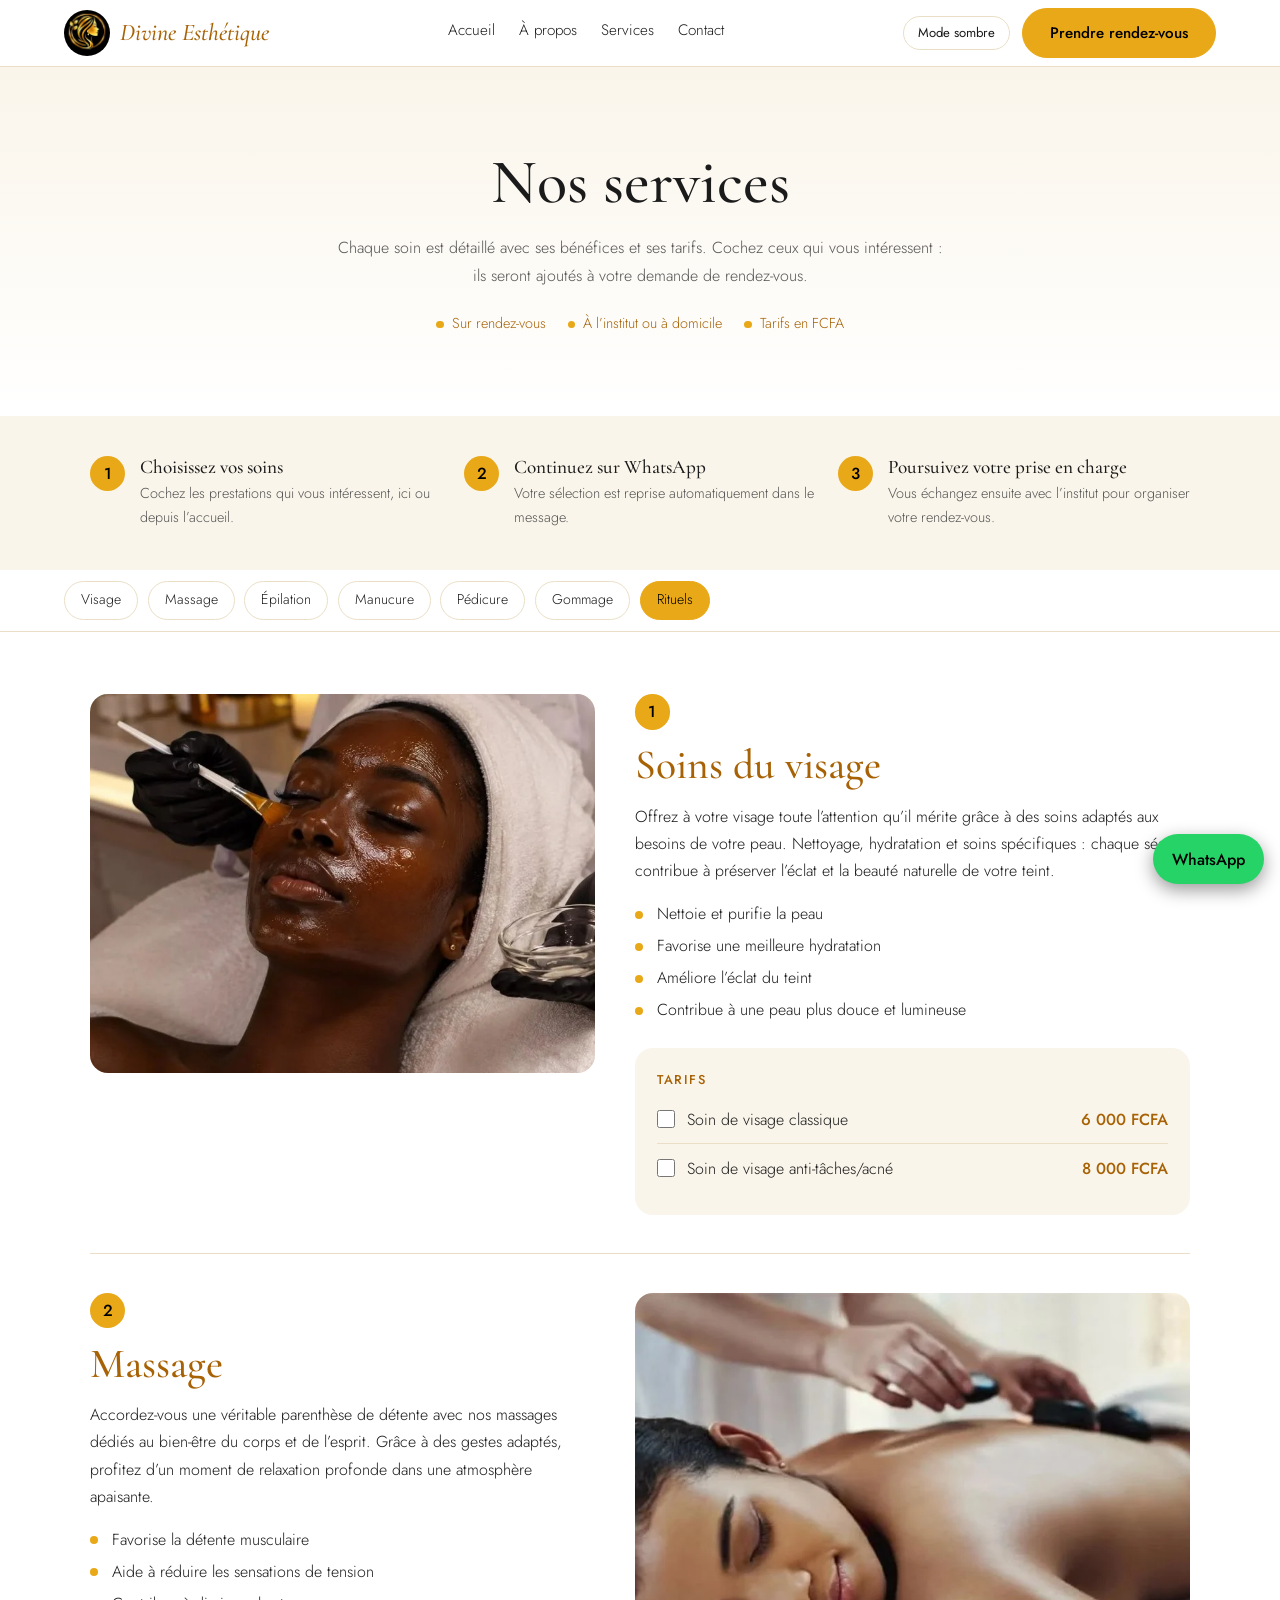
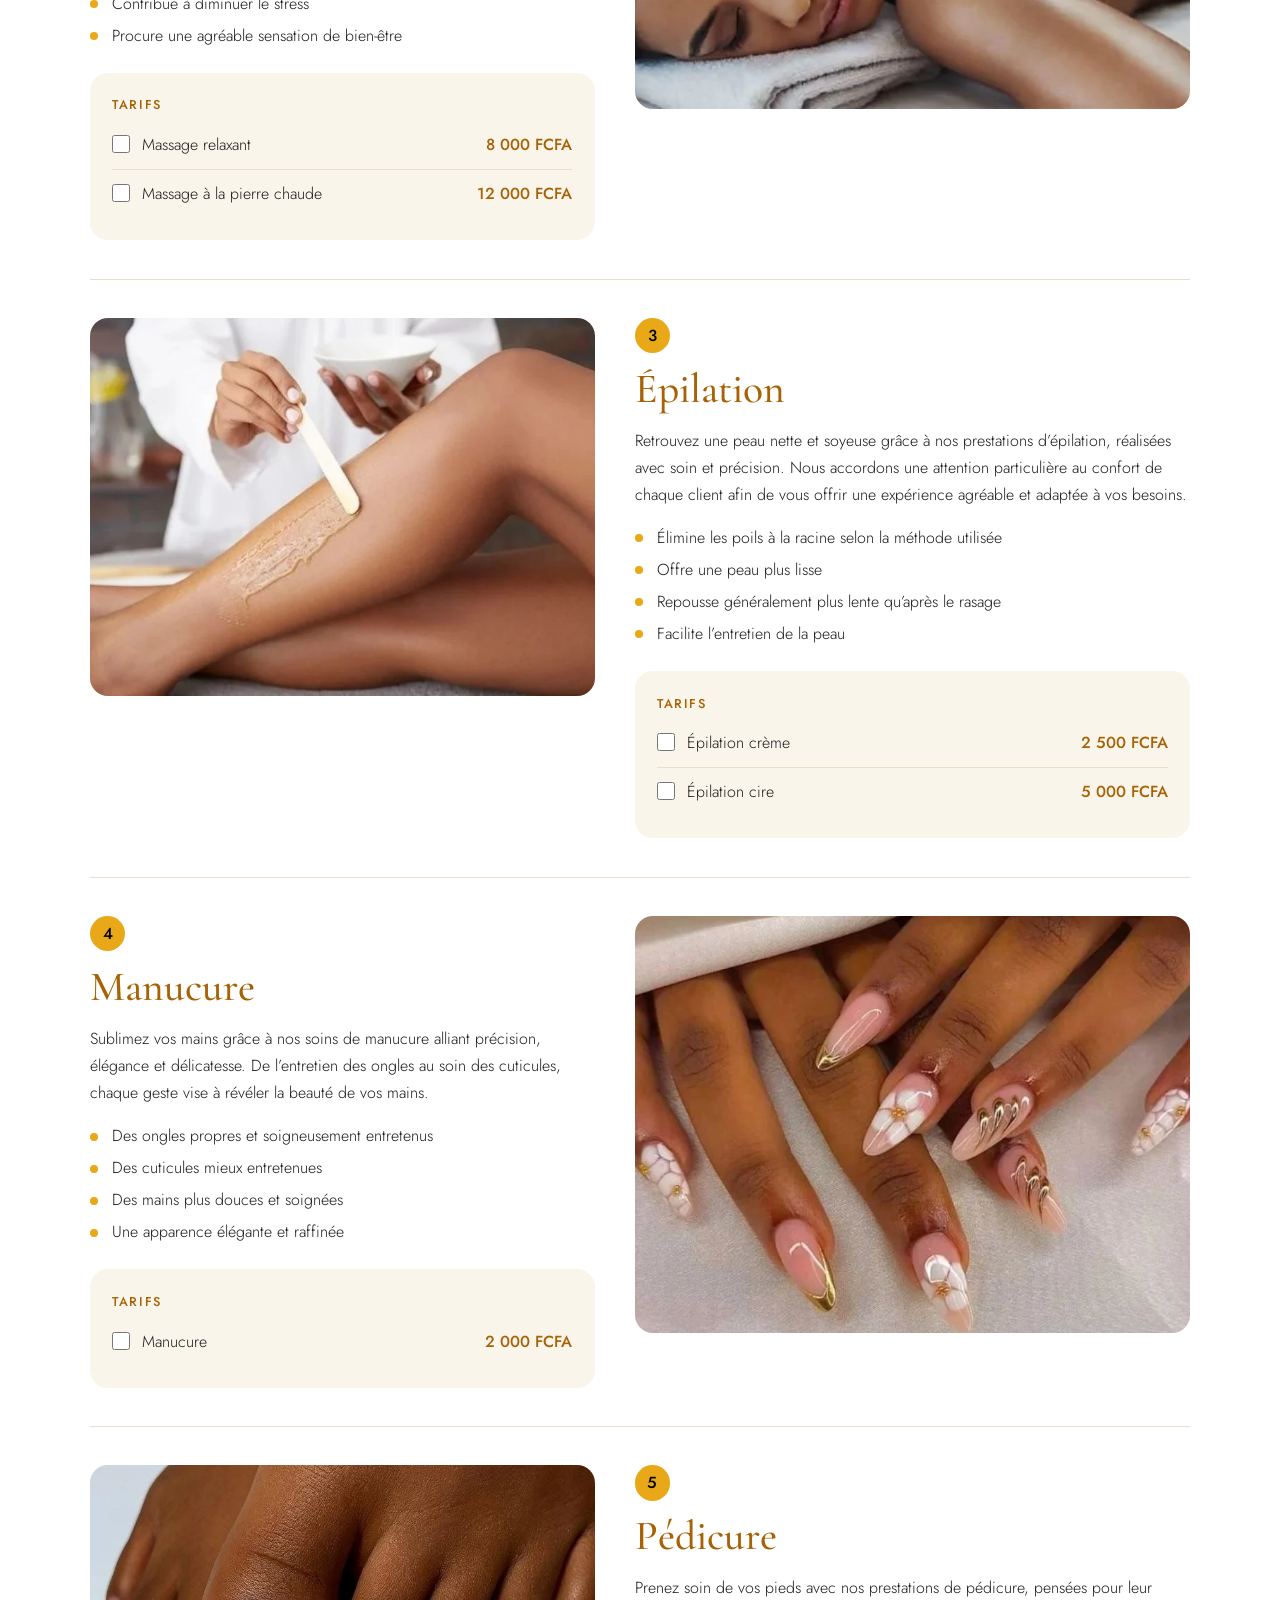
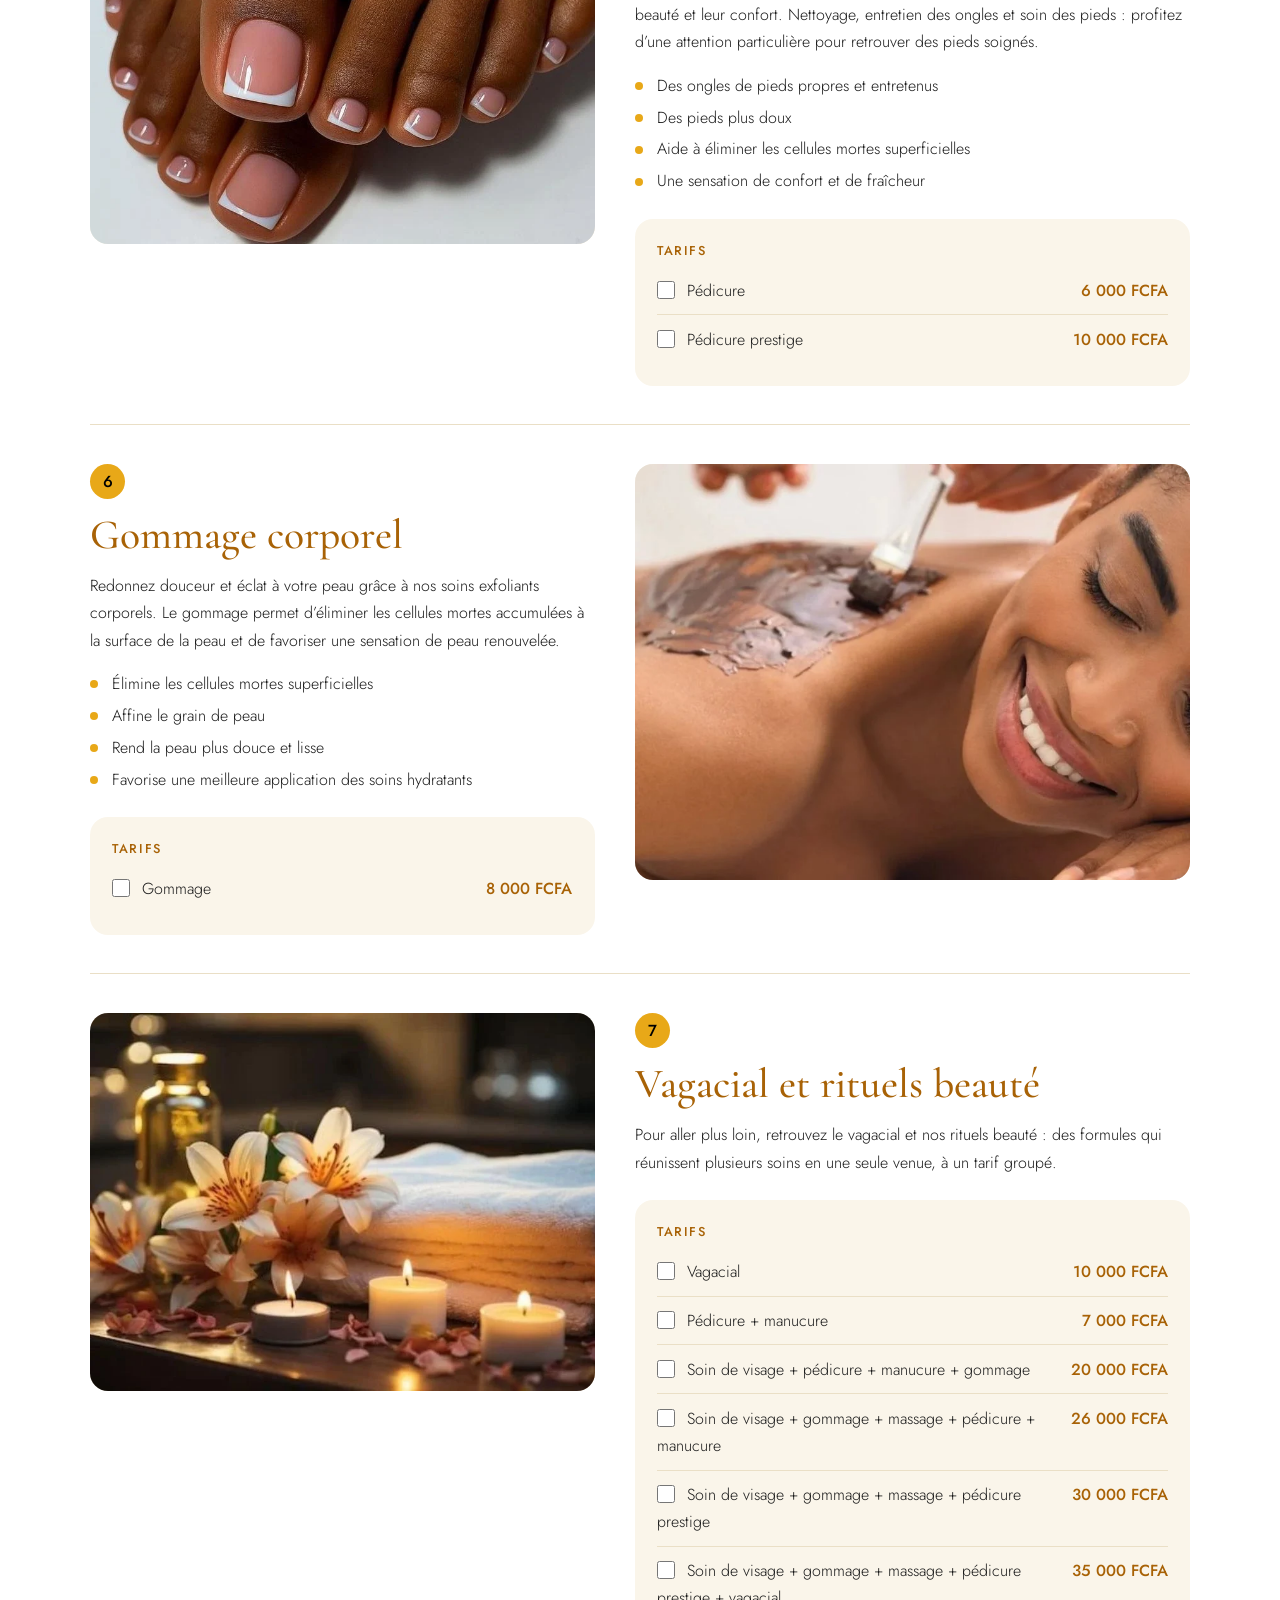
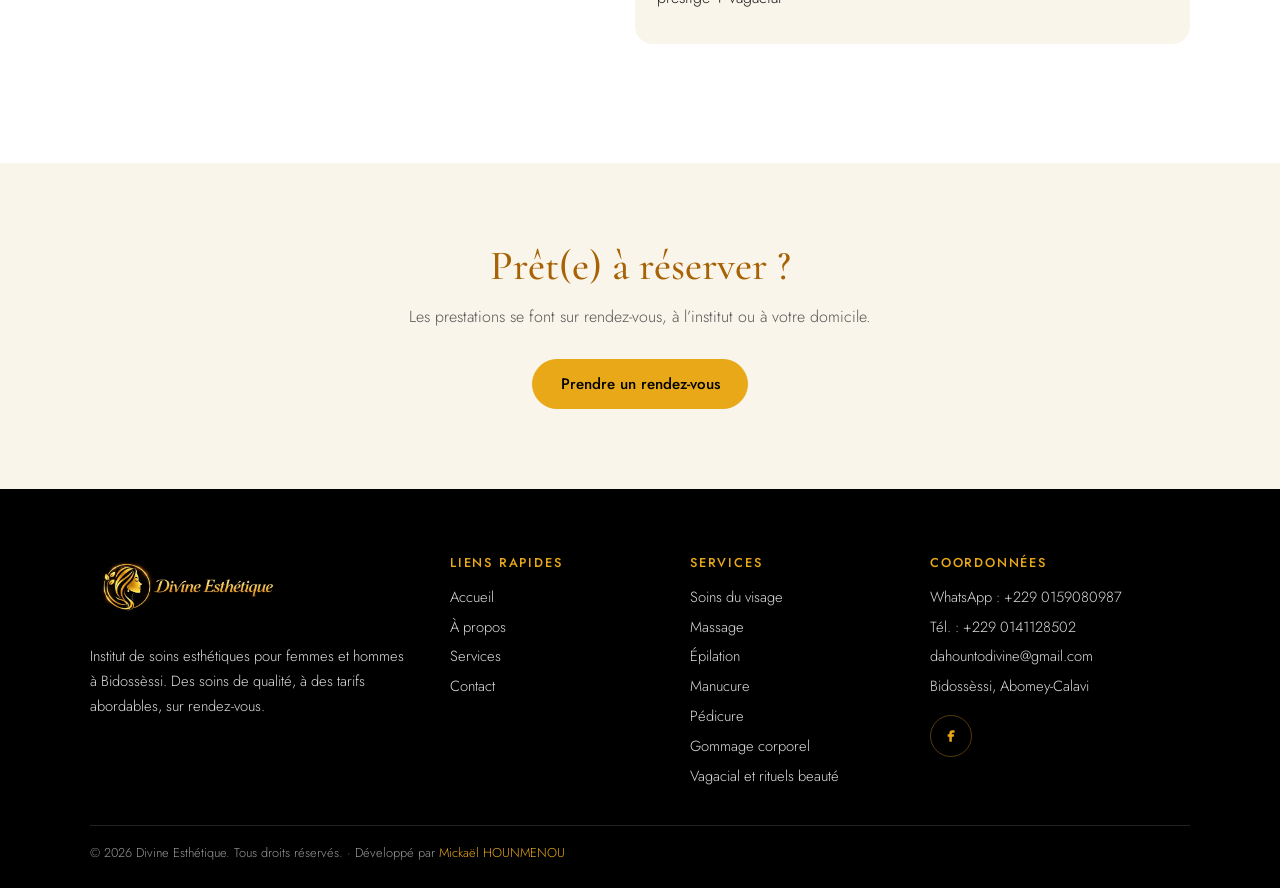
<file: services/index.html>
<!DOCTYPE html>
<html lang="fr">
<head>
<meta charset="utf-8">
<meta name="viewport" content="width=device-width, initial-scale=1, viewport-fit=cover">
<title>Services et tarifs | Divine Esthétique</title>
<meta name="description" content="Soins du visage, massage, épilation, manucure, pédicure, gommage corporel et rituels beauté : détails et tarifs en FCFA. Sur rendez-vous.">
<link rel="canonical" href="https://divine-esthetique-bj.vercel.app/services/">
<meta property="og:locale" content="fr_FR">
<meta property="og:type" content="website">
<meta property="og:site_name" content="Divine Esthétique">
<meta property="og:title" content="Services et tarifs | Divine Esthétique">
<meta property="og:description" content="Soins du visage, massage, épilation, manucure, pédicure, gommage corporel et rituels beauté : détails et tarifs en FCFA. Sur rendez-vous.">
<meta property="og:url" content="https://divine-esthetique-bj.vercel.app/services/">
<meta property="og:image" content="https://divine-esthetique-bj.vercel.app/assets/seo/og-image.jpg">
<meta property="og:image:width" content="1200">
<meta property="og:image:height" content="630">
<meta name="twitter:card" content="summary_large_image">
<link rel="icon" href="/assets/favicon/favicon.ico" sizes="48x48">
<link rel="icon" type="image/png" sizes="32x32" href="/assets/favicon/favicon-32x32.png">
<link rel="icon" type="image/png" sizes="192x192" href="/assets/favicon/favicon-192x192.png">
<link rel="apple-touch-icon" href="/assets/favicon/apple-touch-icon.png">
<link rel="preconnect" href="https://fonts.googleapis.com">
<link rel="preconnect" href="https://fonts.gstatic.com" crossorigin>
<link href="https://fonts.googleapis.com/css2?family=Cormorant+Garamond:ital,wght@0,500;0,600;1,500&family=Jost:wght@300;400;500&display=swap" rel="stylesheet">
<script>
	document.documentElement.classList.add('js');
	try { if (localStorage.getItem('th') === 'dark') { document.documentElement.dataset.theme = 'dark'; } } catch (e) {}
</script>
<link rel="stylesheet" href="/assets/css/style.css">
</head>
<body>
<header class="site-header">
	<a class="brand" href="/">
		<img src="/assets/img/logo-seul.webp" alt="Logo Divine Esthétique" width="46" height="46">
		<span>Divine Esthétique</span>
	</a>
	<button type="button" class="burger" id="burger" aria-label="Ouvrir le menu" aria-expanded="false" aria-controls="menu-principal"><span></span><span></span><span></span></button>
	<nav class="nav" id="menu-principal" aria-label="Navigation principale">
		<a href="/">Accueil</a>
		<a href="/a-propos/">À propos</a>
		<a href="/services/">Services</a>
		<a href="/contact/">Contact</a>
	</nav>
	<div class="header-actions">
		<button type="button" class="theme-toggle" id="theme-toggle" aria-pressed="false">Mode sombre</button>
		<a class="btn" href="/contact/">Prendre rendez-vous</a>
	</div>
</header>
<main id="contenu">
<!-- HERO -->
<section class="hero s">
	<div class="in">
		<h1>Nos services</h1>
		<p class="m">Chaque soin est détaillé avec ses bénéfices et ses tarifs. Cochez ceux qui vous intéressent : ils seront ajoutés à votre demande de rendez-vous.</p>
		<ul class="sv-info"><li>Sur rendez-vous</li><li>À l’institut ou à domicile</li><li>Tarifs en FCFA</li></ul>
	</div>
</section>

<!-- COMMENT RÉSERVER -->
<section class="alt" style="padding-top:2.5rem;padding-bottom:2.5rem">
	<div class="in stp vv">
		<div><span class="ic">1</span><div><h3>Choisissez vos soins</h3><p class="m">Cochez les prestations qui vous intéressent, ici ou depuis l’accueil.</p></div></div>
		<div><span class="ic">2</span><div><h3>Continuez sur WhatsApp</h3><p class="m">Votre sélection est reprise automatiquement dans le message.</p></div></div>
		<div><span class="ic">3</span><div><h3>Poursuivez votre prise en charge</h3><p class="m">Vous échangez ensuite avec l’institut pour organiser votre rendez-vous.</p></div></div>
	</div>
</section>

<!-- NAVIGATION ENTRE LES SERVICES -->
<nav class="sv-nav" id="sv-nav" aria-label="Aller à un service">
	<a href="#services-visage">Visage</a>
	<a href="#services-massage">Massage</a>
	<a href="#services-epilation">Épilation</a>
	<a href="#services-manucure">Manucure</a>
	<a href="#services-pedicure">Pédicure</a>
	<a href="#services-gommage">Gommage</a>
	<a href="#services-rituels">Rituels</a>
</nav>

<!-- SERVICES -->
<section style="padding-top:1.5rem">
	<div class="in">
		<!-- Soins du visage -->
		<div class="sb vv" id="services-visage">
			<div class="sb-m"><div class="cimg"><img src="/assets/img/service-visage.webp" alt="Soins du visage – Divine Esthétique" width="800" height="600" loading="lazy" onerror="this.remove()"></div></div>
			<div class="sb-c">
				<span class="ic">1</span>
				<h2>Soins du visage</h2>
				<p>Offrez à votre visage toute l’attention qu’il mérite grâce à des soins adaptés aux besoins de votre peau. Nettoyage, hydratation et soins spécifiques : chaque séance contribue à préserver l’éclat et la beauté naturelle de votre teint.</p>
				<ul><li>Nettoie et purifie la peau</li><li>Favorise une meilleure hydratation</li><li>Améliore l’éclat du teint</li><li>Contribue à une peau plus douce et lumineuse</li></ul>
				<div class="pb">
					<h3 class="pt">Tarifs</h3>
					<label class="pi"><span><input type="checkbox" data-n="Soin de visage classique"> Soin de visage classique</span><b>6 000 FCFA</b></label>
					<label class="pi"><span><input type="checkbox" data-n="Soin de visage anti-tâches/acné"> Soin de visage anti-tâches/acné</span><b>8 000 FCFA</b></label>
				</div>
			</div>
		</div>
		<!-- Massage -->
		<div class="sb vv" id="services-massage">
			<div class="sb-m"><div class="cimg"><img src="/assets/img/service-massage.webp" alt="Massage – Divine Esthétique" width="800" height="600" loading="lazy" onerror="this.remove()"></div></div>
			<div class="sb-c">
				<span class="ic">2</span>
				<h2>Massage</h2>
				<p>Accordez-vous une véritable parenthèse de détente avec nos massages dédiés au bien-être du corps et de l’esprit. Grâce à des gestes adaptés, profitez d’un moment de relaxation profonde dans une atmosphère apaisante.</p>
				<ul><li>Favorise la détente musculaire</li><li>Aide à réduire les sensations de tension</li><li>Contribue à diminuer le stress</li><li>Procure une agréable sensation de bien-être</li></ul>
				<div class="pb">
					<h3 class="pt">Tarifs</h3>
					<label class="pi"><span><input type="checkbox" data-n="Massage relaxant"> Massage relaxant</span><b>8 000 FCFA</b></label>
					<label class="pi"><span><input type="checkbox" data-n="Massage à la pierre chaude"> Massage à la pierre chaude</span><b>12 000 FCFA</b></label>
				</div>
			</div>
		</div>
		<!-- Épilation -->
		<div class="sb vv" id="services-epilation">
			<div class="sb-m"><div class="cimg"><img src="/assets/img/service-epilation.webp" alt="Épilation – Divine Esthétique" width="800" height="600" loading="lazy" onerror="this.remove()"></div></div>
			<div class="sb-c">
				<span class="ic">3</span>
				<h2>Épilation</h2>
				<p>Retrouvez une peau nette et soyeuse grâce à nos prestations d’épilation, réalisées avec soin et précision. Nous accordons une attention particulière au confort de chaque client afin de vous offrir une expérience agréable et adaptée à vos besoins.</p>
				<ul><li>Élimine les poils à la racine selon la méthode utilisée</li><li>Offre une peau plus lisse</li><li>Repousse généralement plus lente qu’après le rasage</li><li>Facilite l’entretien de la peau</li></ul>
				<div class="pb">
					<h3 class="pt">Tarifs</h3>
					<label class="pi"><span><input type="checkbox" data-n="Épilation crème"> Épilation crème</span><b>2 500 FCFA</b></label>
					<label class="pi"><span><input type="checkbox" data-n="Épilation cire"> Épilation cire</span><b>5 000 FCFA</b></label>
				</div>
			</div>
		</div>
		<!-- Manucure -->
		<div class="sb vv" id="services-manucure">
			<div class="sb-m"><div class="cimg"><img src="/assets/img/service-manucure.webp" alt="Manucure – Divine Esthétique" width="800" height="600" loading="lazy" onerror="this.remove()"></div></div>
			<div class="sb-c">
				<span class="ic">4</span>
				<h2>Manucure</h2>
				<p>Sublimez vos mains grâce à nos soins de manucure alliant précision, élégance et délicatesse. De l’entretien des ongles au soin des cuticules, chaque geste vise à révéler la beauté de vos mains.</p>
				<ul><li>Des ongles propres et soigneusement entretenus</li><li>Des cuticules mieux entretenues</li><li>Des mains plus douces et soignées</li><li>Une apparence élégante et raffinée</li></ul>
				<div class="pb">
					<h3 class="pt">Tarifs</h3>
					<label class="pi"><span><input type="checkbox" data-n="Manucure"> Manucure</span><b>2 000 FCFA</b></label>
				</div>
			</div>
		</div>
		<!-- Pédicure -->
		<div class="sb vv" id="services-pedicure">
			<div class="sb-m"><div class="cimg"><img src="/assets/img/service-pedicure.webp" alt="Pédicure – Divine Esthétique" width="800" height="600" loading="lazy" onerror="this.remove()"></div></div>
			<div class="sb-c">
				<span class="ic">5</span>
				<h2>Pédicure</h2>
				<p>Prenez soin de vos pieds avec nos prestations de pédicure, pensées pour leur beauté et leur confort. Nettoyage, entretien des ongles et soin des pieds : profitez d’une attention particulière pour retrouver des pieds soignés.</p>
				<ul><li>Des ongles de pieds propres et entretenus</li><li>Des pieds plus doux</li><li>Aide à éliminer les cellules mortes superficielles</li><li>Une sensation de confort et de fraîcheur</li></ul>
				<div class="pb">
					<h3 class="pt">Tarifs</h3>
					<label class="pi"><span><input type="checkbox" data-n="Pédicure"> Pédicure</span><b>6 000 FCFA</b></label>
					<label class="pi"><span><input type="checkbox" data-n="Pédicure prestige"> Pédicure prestige</span><b>10 000 FCFA</b></label>
				</div>
			</div>
		</div>
		<!-- Gommage corporel -->
		<div class="sb vv" id="services-gommage">
			<div class="sb-m"><div class="cimg"><img src="/assets/img/service-gommage.webp" alt="Gommage corporel – Divine Esthétique" width="800" height="600" loading="lazy" onerror="this.remove()"></div></div>
			<div class="sb-c">
				<span class="ic">6</span>
				<h2>Gommage corporel</h2>
				<p>Redonnez douceur et éclat à votre peau grâce à nos soins exfoliants corporels. Le gommage permet d’éliminer les cellules mortes accumulées à la surface de la peau et de favoriser une sensation de peau renouvelée.</p>
				<ul><li>Élimine les cellules mortes superficielles</li><li>Affine le grain de peau</li><li>Rend la peau plus douce et lisse</li><li>Favorise une meilleure application des soins hydratants</li></ul>
				<div class="pb">
					<h3 class="pt">Tarifs</h3>
					<label class="pi"><span><input type="checkbox" data-n="Gommage"> Gommage</span><b>8 000 FCFA</b></label>
				</div>
			</div>
		</div>
		<!-- Vagacial et rituels beauté -->
		<div class="sb vv" id="services-rituels">
			<div class="sb-m"><div class="cimg"><img src="/assets/img/service-rituels.webp" alt="Vagacial et rituels beauté – Divine Esthétique" width="800" height="600" loading="lazy" onerror="this.remove()"></div></div>
			<div class="sb-c">
				<span class="ic">7</span>
				<h2>Vagacial et rituels beauté</h2>
				<p>Pour aller plus loin, retrouvez le vagacial et nos rituels beauté : des formules qui réunissent plusieurs soins en une seule venue, à un tarif groupé.</p>
				<div class="pb">
					<h3 class="pt">Tarifs</h3>
					<label class="pi"><span><input type="checkbox" data-n="Vagacial"> Vagacial</span><b>10 000 FCFA</b></label>
					<label class="pi"><span><input type="checkbox" data-n="Pédicure + manucure"> Pédicure + manucure</span><b>7 000 FCFA</b></label>
					<label class="pi"><span><input type="checkbox" data-n="Soin de visage + pédicure + manucure + gommage"> Soin de visage + pédicure + manucure + gommage</span><b>20 000 FCFA</b></label>
					<label class="pi"><span><input type="checkbox" data-n="Soin de visage + gommage + massage + pédicure + manucure"> Soin de visage + gommage + massage + pédicure + manucure</span><b>26 000 FCFA</b></label>
					<label class="pi"><span><input type="checkbox" data-n="Soin de visage + gommage + massage + pédicure prestige"> Soin de visage + gommage + massage + pédicure prestige</span><b>30 000 FCFA</b></label>
					<label class="pi"><span><input type="checkbox" data-n="Soin de visage + gommage + massage + pédicure prestige + vagacial"> Soin de visage + gommage + massage + pédicure prestige + vagacial</span><b>35 000 FCFA</b></label>
				</div>
			</div>
		</div>
	</div>
</section>

<!-- APPEL À L'ACTION -->
<section class="alt c">
	<div class="in vv">
		<h2>Prêt(e) à réserver ?</h2>
		<p class="m">Les prestations se font sur rendez-vous, à l’institut ou à votre domicile.</p>
		<div class="row" style="justify-content:center">
			<a class="btn" href="/contact/">Prendre un rendez-vous</a>
		</div>
	</div>
</section>
</main>
<footer class="site-footer">
	<div class="footer-grid">
		<div>
			<img src="/assets/img/logo-horizontal.webp" alt="Divine Esthétique" width="187" height="70">
			<p>Institut de soins esthétiques pour femmes et hommes à Bidossèssi. Des soins de qualité, à des tarifs abordables, sur rendez-vous.</p>
		</div>
		<div>
			<h4>Liens rapides</h4>
			<a href="/">Accueil</a>
			<a href="/a-propos/">À propos</a>
			<a href="/services/">Services</a>
			<a href="/contact/">Contact</a>
		</div>
		<div>
			<h4>Services</h4>
			<a href="/services/#services-visage">Soins du visage</a>
			<a href="/services/#services-massage">Massage</a>
			<a href="/services/#services-epilation">Épilation</a>
			<a href="/services/#services-manucure">Manucure</a>
			<a href="/services/#services-pedicure">Pédicure</a>
			<a href="/services/#services-gommage">Gommage corporel</a>
			<a href="/services/#services-rituels">Vagacial et rituels beauté</a>
		</div>
		<div>
			<h4>Coordonnées</h4>
			<a href="https://wa.me/2290159080987" target="_blank" rel="noopener">WhatsApp : +229 0159080987</a>
			<a href="tel:+2290141128502">Tél. : +229 0141128502</a>
			<a href="mailto:dahountodivine@gmail.com">dahountodivine@gmail.com</a>
			<span>Bidossèssi, Abomey-Calavi</span>
			<div class="so">
				<a href="https://www.facebook.com/p/Divine-Esth%C3%A9tique-61596341044708/" aria-label="Facebook" target="_blank" rel="noopener"><svg viewBox="0 0 24 24" width="20" height="20" aria-hidden="true" focusable="false"><path fill="currentColor" d="M14 8h2.2V5H13.5C11.3 5 10 6.4 10 8.6V10H8v3h2v6h3v-6h2.3l.4-3H13V8.9c0-.6.2-.9 1-.9z"/></svg></a>
				<!-- TikTok et Instagram : quand les liens seront disponibles, retirer les marques de commentaire ci-dessous et remplacer LIEN_TIKTOK et LIEN_INSTAGRAM
				<a href="LIEN_TIKTOK" aria-label="TikTok" target="_blank" rel="noopener"><svg viewBox="0 0 24 24" width="20" height="20" aria-hidden="true" focusable="false"><path fill="currentColor" d="M15.5 3h-3v11.3a2.4 2.4 0 1 1-2.4-2.4c.2 0 .4 0 .6.1V9a5.4 5.4 0 1 0 4.8 5.3V8.6c1 .8 2.2 1.2 3.5 1.3V7c-1.9-.3-3.3-1.7-3.5-4z"/></svg></a>
				<a href="LIEN_INSTAGRAM" aria-label="Instagram" target="_blank" rel="noopener"><svg viewBox="0 0 24 24" width="20" height="20" aria-hidden="true" focusable="false"><rect x="3.5" y="3.5" width="17" height="17" rx="5" fill="none" stroke="currentColor" stroke-width="1.8"/><circle cx="12" cy="12" r="4" fill="none" stroke="currentColor" stroke-width="1.8"/><circle cx="17.2" cy="6.8" r="1.1" fill="currentColor"/></svg></a>
				-->
			</div>
		</div>
	</div>
	<div class="footer-copy">© 2026 Divine Esthétique. Tous droits réservés. · Développé par <a href="https://www.facebook.com/profile.php?id=61595408524049" target="_blank" rel="noopener">Mickaël HOUNMENOU</a></div>
</footer>
<div id="bar" role="region" aria-label="Services choisis">
	<div id="bar-panel" hidden>
		<ul id="bar-list"></ul>
		<button type="button" id="bar-clear">Tout annuler</button>
	</div>
	<div class="bar-main">
		<button type="button" id="bar-toggle" aria-expanded="false" aria-controls="bar-panel"><span id="cnt"></span><span id="tot"></span></button>
		<a class="btn" id="go" href="#" target="_blank" rel="noopener">Continuer sur WhatsApp</a>
	</div>
</div>
<a class="wa" href="https://wa.me/2290159080987" target="_blank" rel="noopener" aria-label="Discuter sur WhatsApp">WhatsApp</a>
<script src="/assets/js/main.js"></script>
</body>
</html>
</file>
<file: assets/css/style.css>
/* ==========================================================
   Divine Esthétique – feuille de style
   Charte : noir #000000, or #E8A818, blanc #FFFFFF
   ========================================================== */

/* ---------- Couleurs ---------- */
:root {
	--bg: #ffffff; --s: #faf5ea; --t: #1b1b1b; --m: #555555; --ac: #A86206;
	--ln: #eadfc6; --hb: rgba(255, 255, 255, .94); --g: #E8A818; --gl: #F8C838;
	box-sizing: border-box;
}
:root[data-theme="dark"] {
	--bg: #000000; --s: #0d0b07; --t: #ffffff; --m: #cfcfcf; --ac: #E8A818;
	--ln: rgba(232, 168, 24, .2); --hb: rgba(0, 0, 0, .92);
}

/* ---------- Base ---------- */
*, *::before, *::after { box-sizing: border-box; margin: 0; }
html { scroll-behavior: smooth; scroll-padding-top: calc(var(--hh, 72px) + 16px); }
body {
	background: var(--bg); color: var(--t); font: 300 16px/1.7 'Jost', Arial, sans-serif;
	transition: background .4s, color .4s; padding-bottom: env(safe-area-inset-bottom, 0px);
}
h1, h2, h3, .brand { font-family: 'Cormorant Garamond', Georgia, serif; font-weight: 500; line-height: 1.15; }
h1 { font-size: clamp(2.3rem, 6vw, 3.9rem); }
h2 { font-size: clamp(1.8rem, 4vw, 2.6rem); color: var(--ac); margin-bottom: .8rem; }
h3 { font-size: 1.4rem; }
p + p { margin-top: .9rem; }
img { max-width: 100%; height: auto; }
.m { color: var(--m); }
.c { text-align: center; }
.eb { color: var(--ac); letter-spacing: .14em; text-transform: uppercase; font-size: .78rem; margin-bottom: .8rem; }
section { padding: 5rem 5%; }
.in { max-width: 1100px; margin: auto; }
.alt { background: var(--s); }
.row { display: flex; gap: 1rem; flex-wrap: wrap; margin-top: 1.8rem; }
.note { color: var(--ac); font-size: .78rem; opacity: .85; }

/* ---------- Boutons ---------- */
.btn {
	display: inline-block; background: var(--g); color: #000; padding: .8rem 1.7rem; border-radius: 40px;
	text-decoration: none; border: 1px solid var(--g); cursor: pointer; font: 500 .95rem 'Jost', sans-serif;
	transition: .25s; text-align: center;
}
.btn:hover { background: var(--gl); transform: translateY(-2px); box-shadow: 0 8px 18px rgba(232, 168, 24, .27); }
.btn.o { background: none; color: var(--ac); border-color: var(--ac); }
.btn.o:hover { background: var(--g); color: #000; }
.btn[hidden] { display: none; }

/* ---------- En-tête et menu ---------- */
.site-header {
	position: sticky; top: 0; z-index: 50; background: var(--hb); backdrop-filter: blur(8px);
	border-bottom: 1px solid var(--ln); display: flex; align-items: center; justify-content: space-between;
	padding: calc(.5rem + env(safe-area-inset-top, 0px)) 5% .5rem; gap: 1rem; flex-wrap: wrap;
}
.brand { display: flex; align-items: center; gap: .6rem; color: var(--ac); font-size: 1.5rem; font-style: italic; text-decoration: none; }
.brand img { height: 46px; width: 46px; border-radius: 50%; object-fit: cover; }
.nav { display: flex; gap: 1.5rem; flex-wrap: wrap; }
.nav a { color: var(--t); text-decoration: none; font-size: .95rem; border-bottom: 2px solid transparent; transition: .25s; padding-bottom: 2px; }
.nav a:hover, .nav a.on { color: var(--ac); border-color: var(--g); }
.header-actions { display: flex; gap: .7rem; align-items: center; }
.theme-toggle { background: none; border: 1px solid var(--ln); color: var(--t); border-radius: 40px; padding: .4rem .9rem; font: 400 .82rem 'Jost', sans-serif; cursor: pointer; transition: .25s; }
.theme-toggle:hover { border-color: var(--g); color: var(--ac); }
.burger { display: none; width: 44px; height: 44px; padding: 0; border: 1px solid var(--ln); border-radius: 12px; background: none; cursor: pointer; flex-direction: column; align-items: center; justify-content: center; gap: 5px; }
.burger span { display: block; width: 20px; height: 2px; border-radius: 2px; background: var(--t); transition: transform .3s, opacity .3s; }
.site-header.open .burger span:nth-child(1) { transform: translateY(7px) rotate(45deg); }
.site-header.open .burger span:nth-child(2) { opacity: 0; }
.site-header.open .burger span:nth-child(3) { transform: translateY(-7px) rotate(-45deg); }

/* ---------- Pied de page (toujours sombre) ---------- */
.site-footer { background: #000; color: #ddd; padding: 4rem 5% 1.5rem; font-size: .92rem; }
.footer-grid { max-width: 1100px; margin: auto; display: grid; grid-template-columns: 1.6fr 1fr 1fr 1.3fr; gap: 2.5rem; }
.site-footer h4 { font: 500 .8rem 'Jost', sans-serif; letter-spacing: .14em; text-transform: uppercase; color: #E8A818; margin-bottom: .8rem; }
.site-footer a { color: #ddd; text-decoration: none; display: block; margin: .3rem 0; transition: .2s; overflow-wrap: anywhere; }
.site-footer a:hover { color: #E8A818; }
.site-footer img { height: 70px; width: auto; margin-bottom: .8rem; }
.footer-copy { max-width: 1100px; margin: 2rem auto 0; padding-top: 1rem; border-top: 1px solid rgba(255, 255, 255, .13); font-size: .8rem; color: #999; }
.site-footer .footer-copy a { display: inline; margin: 0; color: #E8A818; }
.so { display: flex; gap: .6rem; margin-top: 1rem; }
.so a { width: 42px; height: 42px; margin: 0; border-radius: 50%; border: 1px solid rgba(232, 168, 24, .35); display: flex; align-items: center; justify-content: center; color: #E8A818; transition: .25s; }
.so a:hover { background: #E8A818; color: #000; transform: translateY(-3px); }
.so.lt a { color: var(--ac); border-color: var(--ln); }
.so.lt a:hover { background: var(--g); color: #000; }

/* ---------- WhatsApp flottant ---------- */
.wa {
	position: fixed; right: 1rem; bottom: calc(1rem + env(safe-area-inset-bottom, 0px)); background: #25D366;
	color: #000; padding: .7rem 1.2rem; border-radius: 40px; font-weight: 500; text-decoration: none; z-index: 60;
	box-shadow: 0 6px 18px rgba(0, 0, 0, .4); animation: pulse 3s infinite;
}
@keyframes pulse {
	0%, 100% { box-shadow: 0 6px 18px rgba(0, 0, 0, .4), 0 0 0 0 rgba(37, 211, 102, .35); }
	50% { box-shadow: 0 6px 18px rgba(0, 0, 0, .4), 0 0 0 10px rgba(37, 211, 102, 0); }
}
body.hs:not(.ct) .wa { bottom: calc(5.2rem + env(safe-area-inset-bottom, 0px)); }
body.hs.po .wa { display: none; }

/* ---------- Hero ---------- */
.hero { min-height: 78vh; display: flex; align-items: center; background: radial-gradient(circle at 85% 30%, rgba(232, 168, 24, .2), transparent 55%); }
.hero .in { width: 100%; }
.hero h1 { margin-bottom: 1rem; }
.hero .t > * { animation: monte .8s both; }
.hero .t > *:nth-child(2) { animation-delay: .12s; }
.hero .t > *:nth-child(3) { animation-delay: .24s; }
.hero .t > *:nth-child(4) { animation-delay: .36s; }
@keyframes monte { from { opacity: 0; transform: translateY(18px); } to { opacity: 1; transform: none; } }
.hero .row { flex-wrap: nowrap; }
.hero.s { min-height: 38vh; text-align: center; background: linear-gradient(180deg, var(--s), var(--bg)); }
.hero.s .in > * { animation: monte .8s both; }
.hero.s .in > *:nth-child(2) { animation-delay: .15s; }
.hero.s p { margin: 1rem auto 0; max-width: 620px; }
.hero-cut { padding: 2.5rem 5% 0; align-items: stretch; overflow: hidden; }
.hero-cut .in { align-items: end; }
.hero-cut .t { align-self: center; padding-bottom: 3rem; }
.hero-fig { align-self: end; justify-self: center; line-height: 0; margin: 0; }
.hero-fig img { display: block; width: auto; max-width: 100%; max-height: min(78vh, 640px); }

/* ---------- Grilles, cartes, images ---------- */
.g2 { display: grid; grid-template-columns: 1fr 1fr; gap: 3.5rem; align-items: center; }
.g3 { display: grid; grid-template-columns: repeat(auto-fit, minmax(240px, 1fr)); gap: 1.4rem; }
.cnt-grid { display: grid; grid-template-columns: repeat(2, 1fr); gap: 1.4rem; max-width: 760px; margin: auto; }
.num { font-family: 'Cormorant Garamond', serif; font-size: 3.4rem; color: var(--ac); line-height: 1; }
.card { background: var(--bg); border: 1px solid var(--ln); border-radius: 18px; padding: 1.6rem; transition: .3s; position: relative; }
.card:hover { transform: translateY(-5px); box-shadow: 0 14px 30px rgba(0, 0, 0, .1); border-color: var(--g); }
.cl { color: inherit; text-decoration: none; display: block; }
.cl p { color: var(--m); font-size: .93rem; margin: .5rem 0 .8rem; }
.more { color: var(--ac); font-size: .88rem; }
.ic { display: inline-flex; width: 2.2rem; height: 2.2rem; border-radius: 50%; background: var(--g); color: #000; align-items: center; justify-content: center; font-weight: 500; margin-bottom: .8rem; }
.tg { margin-top: .6rem; background: none; border: 1px solid var(--ln); color: var(--t); border-radius: 30px; padding: .4rem 1rem; font: 400 .85rem 'Jost', sans-serif; cursor: pointer; transition: .25s; }
.tg:hover, .tg.on { background: var(--g); border-color: var(--g); color: #000; }
.pil { display: grid; gap: 1rem; margin-top: 1.4rem; }
.pil div { border-left: 3px solid var(--g); padding-left: 1rem; }
.pil b { font-weight: 500; color: var(--ac); }
.cimg { position: relative; aspect-ratio: 4 / 3; overflow: hidden; background: linear-gradient(135deg, var(--s), rgba(232, 168, 24, .2)); }
.cimg::after { content: "Photo à fournir"; position: absolute; inset: 0; display: flex; align-items: center; justify-content: center; color: var(--ac); font-size: .82rem; }
.cimg img { position: absolute; inset: 0; z-index: 1; width: 100%; height: 100%; object-fit: cover; transition: transform .6s; }
.cimg.rd { border-radius: 18px; }
.cimg.r45 { aspect-ratio: 4 / 5; }
.sv3 { display: grid; grid-template-columns: repeat(3, 1fr); gap: 1.4rem; margin-top: 2.5rem; }
.card.sc { padding: 0; overflow: hidden; }
.sc .cb { padding: 1.4rem 1.4rem .4rem; }
.sc .cb2 { padding: 0 1.4rem 1.4rem; }
.sc:hover .cimg img { transform: scale(1.05); }

/* ---------- Témoignages ---------- */
.tm { background: radial-gradient(circle at 15% 20%, rgba(232, 168, 24, .14), transparent 50%), var(--s); }
.mq { overflow: hidden; margin-top: 2.2rem; -webkit-mask-image: linear-gradient(90deg, transparent, #000 8%, #000 92%, transparent); mask-image: linear-gradient(90deg, transparent, #000 8%, #000 92%, transparent); }
.mq-track { display: flex; gap: 1.2rem; width: max-content; padding: .6rem 1.2rem .6rem 0; animation: defile var(--dur, 42s) linear infinite; }
@keyframes defile { to { transform: translateX(-50%); } }
.mq:hover .mq-track, .mq:focus-within .mq-track, .mq:active .mq-track { animation-play-state: paused; }
.av { flex: 0 0 340px; background: var(--bg); border: 1px solid var(--ln); border-radius: 18px; padding: 1.6rem; text-align: left; position: relative; display: flex; flex-direction: column; gap: .9rem; box-shadow: 0 10px 28px rgba(0, 0, 0, .07); }
.av::before { content: "“"; position: absolute; top: .4rem; right: 1.1rem; font: 500 4rem/1 'Cormorant Garamond', serif; color: var(--g); opacity: .35; }
.av-h { display: flex; align-items: center; gap: .8rem; }
.av-i { width: 44px; height: 44px; flex: none; border-radius: 50%; background: var(--g); color: #000; display: flex; align-items: center; justify-content: center; font: 500 1.3rem 'Cormorant Garamond', serif; }
.av-id { display: flex; flex-direction: column; line-height: 1.3; }
.av-n { font-weight: 500; color: var(--ac); }
.av-src { font-size: .78rem; color: var(--m); }
.av-t { font-size: 1rem; line-height: 1.65; flex: 1; display: -webkit-box; -webkit-line-clamp: 6; -webkit-box-orient: vertical; overflow: hidden; }
.stars { position: relative; width: 90px; height: 18px; background: url("data:image/svg+xml,%3Csvg xmlns='http://www.w3.org/2000/svg' viewBox='0 0 24 24'%3E%3Cpath fill='%23E8A818' fill-opacity='.25' d='M12 2l3 6.9 7.5.7-5.7 5 1.7 7.4L12 18l-6.5 4 1.7-7.4-5.7-5 7.5-.7z'/%3E%3C/svg%3E") repeat-x 0 0 / 18px 18px; }
.stars::after { content: ""; position: absolute; left: 0; top: 0; height: 100%; width: calc(var(--n, 5) * 18px); background: url("data:image/svg+xml,%3Csvg xmlns='http://www.w3.org/2000/svg' viewBox='0 0 24 24'%3E%3Cpath fill='%23E8A818' d='M12 2l3 6.9 7.5.7-5.7 5 1.7 7.4L12 18l-6.5 4 1.7-7.4-5.7-5 7.5-.7z'/%3E%3C/svg%3E") repeat-x 0 0 / 18px 18px; }

/* ---------- À propos : frise ---------- */
.tl { position: relative; max-width: 760px; margin: 2.5rem auto 0; padding-left: 2rem; text-align: left; }
.tl::before { content: ""; position: absolute; left: 7px; top: .4rem; bottom: .4rem; width: 2px; background: linear-gradient(var(--g), var(--ln)); }
.tl-i { position: relative; padding-bottom: 2rem; }
.tl-i:last-child { padding-bottom: 0; }
.tl-i::before { content: ""; position: absolute; left: -2rem; top: .35rem; width: 16px; height: 16px; border-radius: 50%; background: var(--g); border: 3px solid var(--s); box-shadow: 0 0 0 1px var(--g); }
.tl-d { color: var(--ac); font-size: .78rem; letter-spacing: .14em; text-transform: uppercase; }
.tl-i h3 { margin: .2rem 0 .4rem; }

/* ---------- Services ---------- */
.sv-info { display: flex; flex-wrap: wrap; justify-content: center; gap: .6rem 1.4rem; list-style: none; padding: 0; margin-top: 1.4rem; font-size: .9rem; color: var(--ac); }
.sv-info li::before { content: ""; display: inline-block; width: .45rem; height: .45rem; border-radius: 50%; background: var(--g); margin-right: .5rem; }
.stp { display: grid; grid-template-columns: repeat(3, 1fr); gap: 1.4rem; text-align: left; }
.stp > div { display: flex; gap: .9rem; align-items: flex-start; }
.stp .ic { flex: none; margin: 0; }
.stp h3 { font-size: 1.2rem; margin-bottom: .2rem; }
.stp p { font-size: .9rem; }
.sv-nav { position: sticky; top: var(--hh, 72px); z-index: 40; background: var(--hb); backdrop-filter: blur(8px); border-bottom: 1px solid var(--ln); display: flex; gap: .6rem; overflow-x: auto; padding: .7rem 5%; scrollbar-width: none; }
.sv-nav::-webkit-scrollbar { display: none; }
.sv-nav a { flex: none; padding: .4rem 1rem; border: 1px solid var(--ln); border-radius: 30px; color: var(--t); text-decoration: none; font-size: .88rem; white-space: nowrap; transition: .25s; }
.sv-nav a:hover, .sv-nav a.on { background: var(--g); border-color: var(--g); color: #000; }
.sb { display: grid; grid-template-columns: 1fr 1.1fr; gap: 2.5rem; padding: 2.4rem 0; border-bottom: 1px solid var(--ln); align-items: start; scroll-margin-top: calc(var(--hh, 72px) + 70px); }
.sb:last-child { border-bottom: 0; }
.sb:nth-child(even) .sb-m { order: 2; }
.sb .cimg { border-radius: 18px; }
.sb ul { list-style: none; padding: 0; margin: 1rem 0 0; }
.sb li { padding-left: 1.4rem; position: relative; margin: .3rem 0; }
.sb li::before { content: ""; position: absolute; left: 0; top: .65em; width: .5rem; height: .5rem; border-radius: 50%; background: var(--g); }
.pb { background: var(--s); border-radius: 18px; padding: 1.4rem; align-self: start; }
.sb-c .pb { margin-top: 1.5rem; }
.pb .pt { font: 500 .8rem 'Jost', sans-serif; letter-spacing: .12em; text-transform: uppercase; color: var(--ac); margin-bottom: .4rem; }
.pi { display: flex; justify-content: space-between; gap: 1rem; padding: .65rem 0; border-bottom: 1px solid var(--ln); cursor: pointer; transition: .2s; }
.pi:hover { color: var(--ac); }
.pi:last-child { border-bottom: 0; }
.pi input { width: 18px; height: 18px; vertical-align: -3px; accent-color: #E8A818; margin-right: .4rem; }
.pi b { color: var(--ac); font-weight: 500; white-space: nowrap; }
.pi:has(input:checked) { background: rgba(232, 168, 24, .13); border-radius: 10px; margin: 0 -.6rem; padding-left: .6rem; padding-right: .6rem; }

/* ---------- Contact ---------- */
.cr { display: flex; align-items: center; gap: .8rem; padding: .8rem 0; color: var(--t); text-decoration: none; border-bottom: 1px solid var(--ln); transition: .2s; }
a.cr:hover { color: var(--ac); padding-left: .4rem; }
.cr small { display: block; color: var(--m); font-size: .78rem; letter-spacing: .06em; text-transform: uppercase; }
label.f { display: block; font-size: .9rem; }
.cf input, .cf textarea { width: 100%; background: var(--bg); border: 1px solid var(--ln); color: var(--t); border-radius: 10px; padding: .75rem; margin: .3rem 0 1rem; font: inherit; }
.cf input:focus, .cf textarea:focus { outline: 2px solid var(--g); outline-offset: 1px; border-color: var(--g); }
.map { margin-top: 1.5rem; }
.map iframe { width: 100%; height: 360px; border: 0; border-radius: 18px; }

/* ---------- Barre de choix des services ---------- */
#bar {
	position: fixed; left: 50%; transform: translateX(-50%); bottom: calc(1rem + env(safe-area-inset-bottom, 0px));
	width: min(600px, 92%); background: #000; color: #fff; border: 1px solid var(--g); border-radius: 22px;
	padding: .55rem .55rem .55rem 1rem; display: none; flex-direction: column; align-items: stretch; gap: .6rem; z-index: 55;
}
body.hs #bar { display: flex; }
body.hs.ct #bar { display: none; }
.bar-main { display: flex; align-items: center; justify-content: space-between; gap: .8rem; }
#bar-toggle { flex: 1; min-width: 0; display: flex; flex-direction: column; padding: 0; border: 0; background: none; color: #fff; text-align: left; cursor: pointer; font: inherit; line-height: 1.3; }
#bar-toggle #cnt { font-weight: 500; font-size: .92rem; }
#bar-toggle #cnt::after { content: ""; display: inline-block; width: .42rem; height: .42rem; margin-left: .55rem; border-right: 2px solid #E8A818; border-bottom: 2px solid #E8A818; transform: rotate(-135deg); vertical-align: -.05em; transition: transform .2s; }
body.po #bar-toggle #cnt::after { transform: rotate(45deg); vertical-align: .12em; }
#bar-toggle #tot { color: #F8C838; font-size: .82rem; }
.bar-main .btn { flex: none; max-width: 48%; padding: .65rem 1.2rem; font-size: .88rem; line-height: 1.25; }
#bar-panel { max-height: 50vh; overflow: auto; padding: .3rem .4rem 0; }
#bar-panel[hidden] { display: none; }
#bar-list { list-style: none; margin: 0; padding: 0; }
#bar-list li { display: flex; align-items: center; gap: .7rem; padding: .55rem 0; border-bottom: 1px solid rgba(255, 255, 255, .13); font-size: .88rem; }
#bar-list .nm { flex: 1; min-width: 0; overflow-wrap: anywhere; }
#bar-list .pr { color: #F8C838; white-space: nowrap; font-size: .82rem; }
#bar-list .rm { flex: none; width: 28px; height: 28px; border-radius: 50%; border: 1px solid rgba(255, 255, 255, .27); background: none; color: #fff; cursor: pointer; font-size: 1rem; line-height: 1; transition: .2s; }
#bar-list .rm:hover { background: #E8A818; border-color: #E8A818; color: #000; }
#bar-clear { margin: .6rem 0 .2rem; padding: .4rem 1rem; border: 1px solid rgba(255, 255, 255, .27); border-radius: 30px; background: none; color: #fff; font: 400 .82rem 'Jost', sans-serif; cursor: pointer; transition: .2s; }
#bar-clear:hover { border-color: #E8A818; color: #E8A818; }

/* ---------- Apparition au défilement ---------- */
.js .vv { opacity: 0; transform: translateY(20px); transition: opacity .8s, transform .8s; }
.js .vv.v { opacity: 1; transform: none; }

/* ---------- Adaptation aux écrans ---------- */
@media (max-width: 900px) {
	.sv3 { grid-template-columns: repeat(2, 1fr); }
	header.site-header { display: grid; grid-template-columns: 1fr auto; gap: 0 1rem; align-items: center; }
	.site-header .brand { grid-column: 1; grid-row: 1; }
	.site-header .burger { display: flex; grid-column: 2; grid-row: 1; }
	.site-header .nav { display: none; grid-column: 1 / -1; grid-row: 2; flex-direction: column; gap: 0; margin-top: .5rem; border-top: 1px solid var(--ln); }
	.site-header.open .nav { display: flex; }
	.site-header .nav a { padding: .85rem 0; border-bottom: 1px solid var(--ln); font-size: 1rem; }
	.site-header .nav a.on { border-bottom-color: var(--g); }
	.site-header .header-actions { grid-column: 1 / -1; grid-row: 3; width: 100%; margin-top: .6rem; }
	.site-header .header-actions .btn { flex: 1; }
}
@media (max-width: 820px) {
	.g2, .sb { grid-template-columns: 1fr; gap: 1.6rem; }
	.footer-grid { grid-template-columns: 1fr 1fr; }
	section { padding: 3.2rem 5%; }
	.hero { min-height: auto; }
	.hero .row { flex-wrap: wrap; }
	.stp { grid-template-columns: 1fr; }
	.sb:nth-child(even) .sb-m { order: 0; }
	.cimg.r45 { aspect-ratio: 4 / 3; }
	.hero-cut { padding-bottom: 2.5rem; }
	.hero-cut .in { gap: 0; }
	.hero-cut .in .t { display: contents; }
	.hero-cut .in .hero-fig { order: 1; margin-top: 1.4rem; }
	.hero-cut .in .t > .row { order: 2; margin-top: 1.4rem; }
	.hero-cut .in .t > p.m { margin-bottom: 0; }
	.hero-fig img { max-height: 420px; margin: 0 auto; -webkit-mask-image: linear-gradient(#000 82%, transparent); mask-image: linear-gradient(#000 82%, transparent); }
}
@media (max-width: 560px) {
	.footer-grid { grid-template-columns: 1fr; }
	.row { flex-direction: column; }
	.cnt-grid { grid-template-columns: 1fr; }
	.sv3 { grid-template-columns: 1fr; }
	.av { flex-basis: 280px; }
	.bar-main .btn { padding: .6rem .9rem; font-size: .82rem; }
}
@media (prefers-reduced-motion: reduce) {
	*, *::before, *::after { animation: none !important; transition: none !important; }
	.js .vv { opacity: 1; transform: none; }
	.mq { overflow-x: auto; -webkit-mask-image: none; mask-image: none; }
	.mq .av[aria-hidden="true"] { display: none; }
}
</file>
